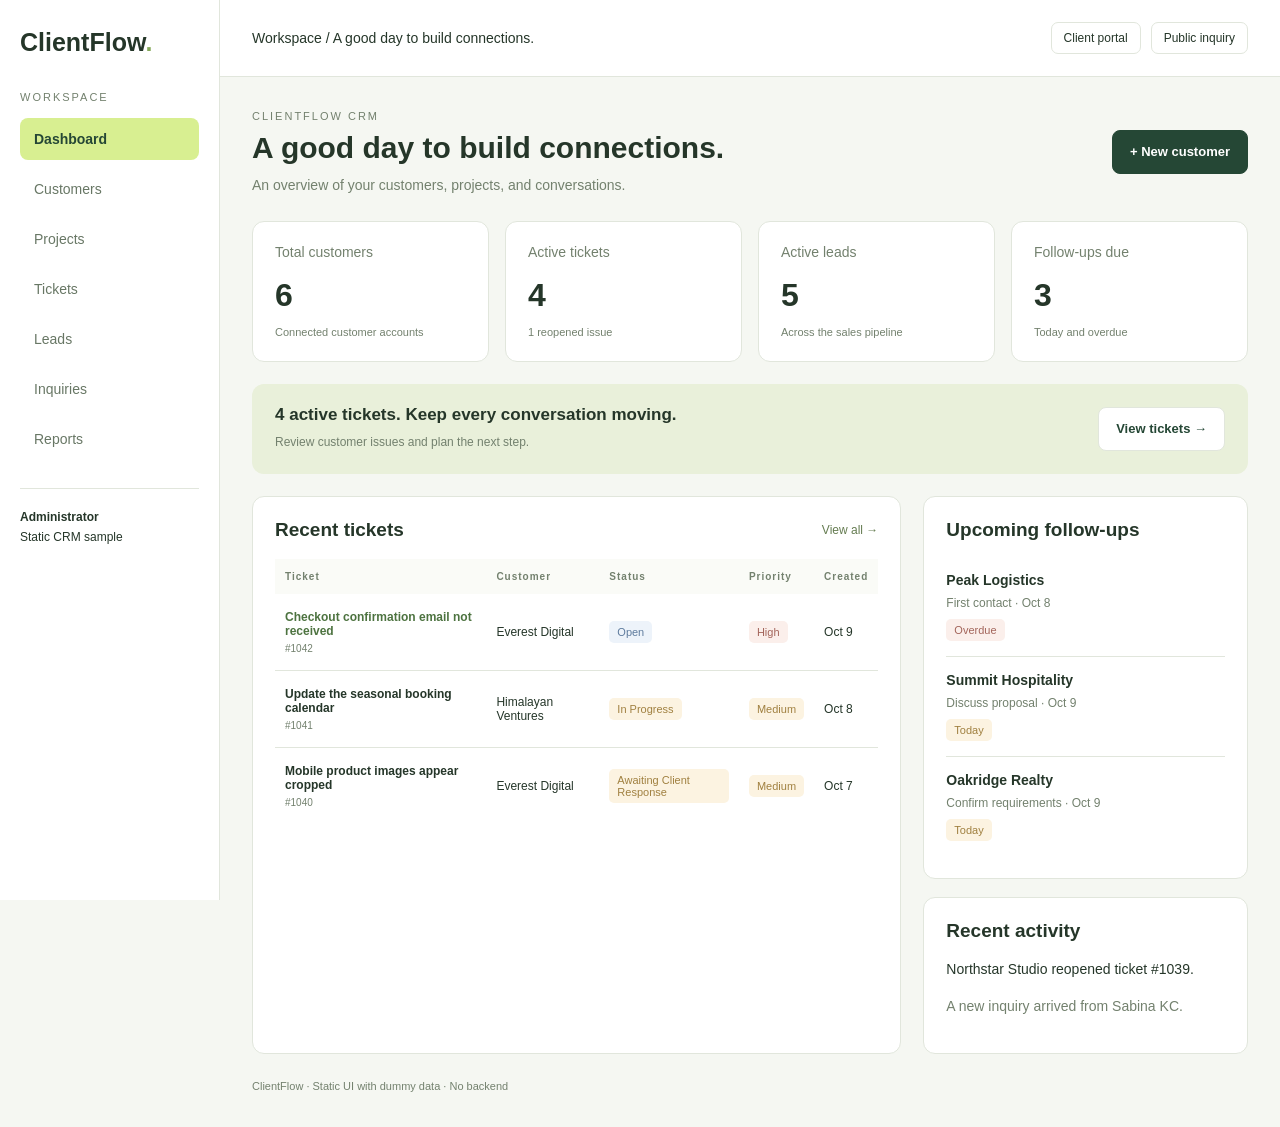
<file: index.html>
<!DOCTYPE html>
<html lang="en">
<head>
  <meta charset="UTF-8">
  <meta name="viewport" content="width=device-width, initial-scale=1.0">
  <title>A good day to build connections. | ClientFlow CRM</title>
  <link rel="stylesheet" href="styles.css">
</head>
<body>
  <!-- Shared navigation. All links open separate HTML pages. -->
  <aside class="sidebar">
    <a class="brand" href="index.html">ClientFlow<span>.</span></a>
    <p class="eyebrow">WORKSPACE</p>
    <nav aria-label="Main navigation">
          <a href="index.html" class="active">Dashboard</a>
          <a href="customers.html">Customers</a>
          <a href="projects.html">Projects</a>
          <a href="tickets.html">Tickets</a>
          <a href="leads.html">Leads</a>
          <a href="inquiries.html">Inquiries</a>
          <a href="reports.html">Reports</a>
    </nav>
    <p class="sidebar-note"><strong>Administrator</strong><br>Static CRM sample</p>
  </aside>
  <div class="page">
    <header class="topbar">
      <!-- The phone menu uses HTML details, so JavaScript is not needed. -->
      <details class="mobile-menu">
        <summary>☰ Menu</summary>
        <nav aria-label="Phone navigation">
          <a href="index.html" class="active">Dashboard</a>
          <a href="customers.html">Customers</a>
          <a href="projects.html">Projects</a>
          <a href="tickets.html">Tickets</a>
          <a href="leads.html">Leads</a>
          <a href="inquiries.html">Inquiries</a>
          <a href="reports.html">Reports</a>
        </nav>
      </details>
      <span>Workspace / A good day to build connections.</span>
      <div class="button-row">
        <a href="client-access.html">Client portal</a>
        <a href="inquiry.html">Public inquiry</a>
      </div>
    </header>
    <main>
      <div class="page-title">
        <div>
          <span class="eyebrow">CLIENTFLOW CRM</span>
          <h1>A good day to build connections.</h1>
          <p>An overview of your customers, projects, and conversations.</p>
        </div>
        <a class="button" href="new-customer.html">+ New customer</a>
      </div>
      <!-- Sample records are written directly below. Edit this HTML to change them. -->
      <div class="stats">
        <section class="stat"><span class="muted">Total customers</span><strong>6</strong><small>Connected customer accounts</small></section>
        <section class="stat"><span class="muted">Active tickets</span><strong>4</strong><small>1 reopened issue</small></section>
        <section class="stat"><span class="muted">Active leads</span><strong>5</strong><small>Across the sales pipeline</small></section>
        <section class="stat"><span class="muted">Follow-ups due</span><strong>3</strong><small>Today and overdue</small></section>
      </div>
      <section class="banner">
        <div><h2>4 active tickets. Keep every conversation moving.</h2><p>Review customer issues and plan the next step.</p></div>
        <a class="button secondary" href="tickets.html">View tickets →</a>
      </section>
      <div class="grid">
        <section class="card">
          <div class="card-heading"><h2>Recent tickets</h2><a href="tickets.html">View all →</a></div>
      <div class="table-wrap">
        <table>
          <thead><tr><th>Ticket</th><th>Customer</th><th>Status</th><th>Priority</th><th>Created</th></tr></thead>
          <tbody>
            <tr>
              <td data-label="Ticket"><a href="ticket-detail.html">Checkout confirmation email not received</a><small>#1042</small></td>
              <td data-label="Customer">Everest Digital</td>
              <td data-label="Status"><span class="badge blue">Open</span></td>
              <td data-label="Priority"><span class="badge red">High</span></td>
              <td data-label="Created">Oct 9</td>
            </tr>
            <tr>
              <td data-label="Ticket"><strong>Update the seasonal booking calendar</strong><small>#1041</small></td>
              <td data-label="Customer">Himalayan Ventures</td>
              <td data-label="Status"><span class="badge amber">In Progress</span></td>
              <td data-label="Priority"><span class="badge amber">Medium</span></td>
              <td data-label="Created">Oct 8</td>
            </tr>
            <tr>
              <td data-label="Ticket"><strong>Mobile product images appear cropped</strong><small>#1040</small></td>
              <td data-label="Customer">Everest Digital</td>
              <td data-label="Status"><span class="badge amber">Awaiting Client Response</span></td>
              <td data-label="Priority"><span class="badge amber">Medium</span></td>
              <td data-label="Created">Oct 7</td>
            </tr>
          </tbody>
        </table>
      </div>
        </section>
        <div class="stack">
          <section class="card">
            <h2>Upcoming follow-ups</h2>
            <div class="list-item"><strong>Peak Logistics</strong><p>First contact · Oct 8</p><span class="badge red">Overdue</span></div>
            <div class="list-item"><strong>Summit Hospitality</strong><p>Discuss proposal · Oct 9</p><span class="badge amber">Today</span></div>
            <div class="list-item"><strong>Oakridge Realty</strong><p>Confirm requirements · Oct 9</p><span class="badge amber">Today</span></div>
          </section>
          <section class="card"><h2>Recent activity</h2><p>Northstar Studio reopened ticket #1039.</p><p class="muted">A new inquiry arrived from Sabina KC.</p></section>
        </div>
      </div>
      <footer>ClientFlow · Static UI with dummy data · No backend</footer>
    </main>
  </div>
  <script src="app.js"></script>
</body>
</html>
</file>
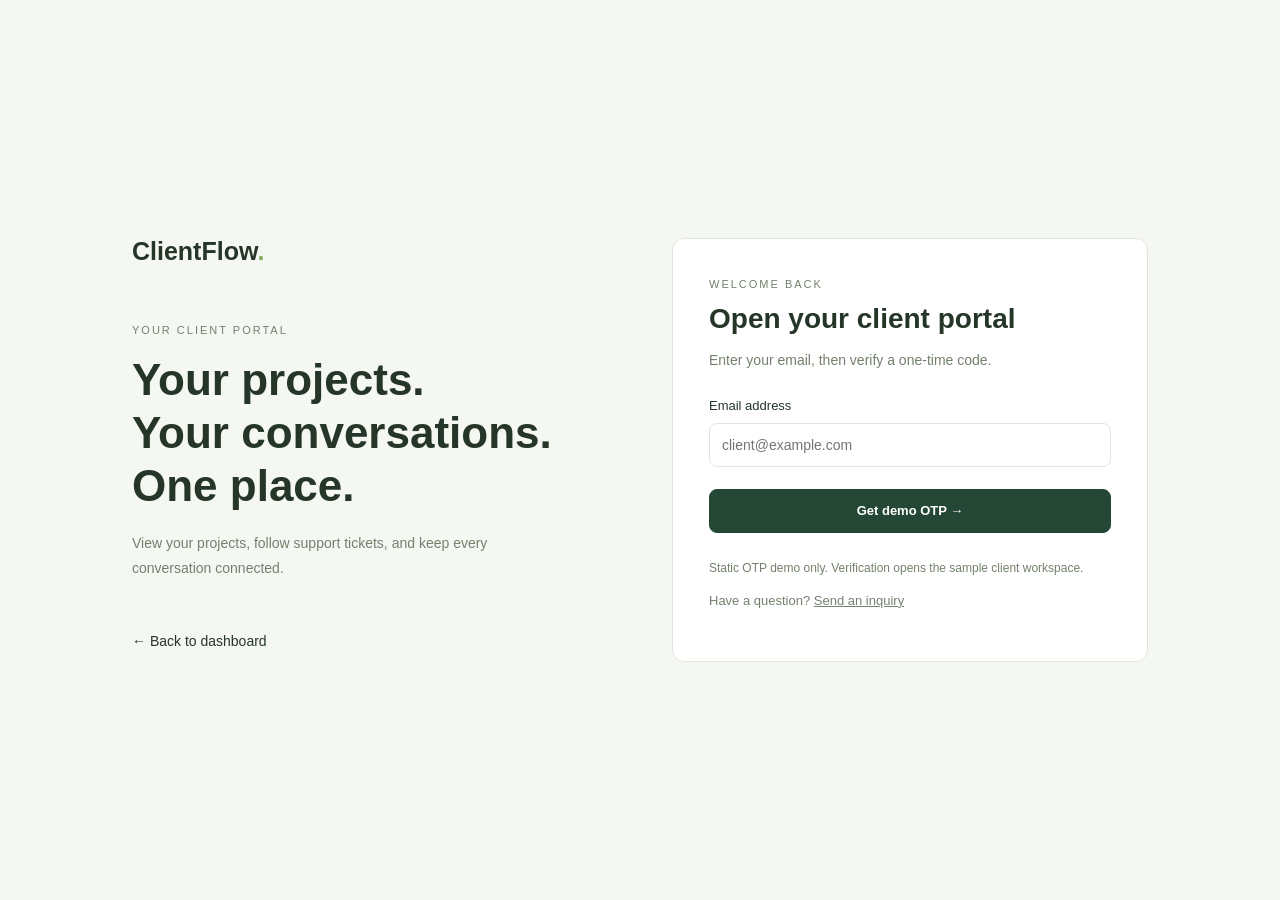
<file: client-access.html>
<!DOCTYPE html>
<html lang="en">
<head>
  <meta charset="UTF-8">
  <meta name="viewport" content="width=device-width, initial-scale=1.0">
  <title>Client access | ClientFlow CRM</title>
  <link rel="stylesheet" href="styles.css">
</head>
<body class="login-page">
  <main class="login-layout">
    <section class="login-intro">
      <a class="brand" href="index.html">ClientFlow<span>.</span></a>
      <span class="eyebrow">YOUR CLIENT PORTAL</span>
      <h1>Your projects.<br> Your conversations.<br> One place.</h1>
      <p>View your projects, follow support tickets, and keep every conversation connected.</p>
      <a class="login-back" href="index.html">← Back to dashboard</a>
    </section>
    <section class="card login-card" aria-labelledby="access-title">
      <span class="eyebrow">WELCOME BACK</span>
      <h2 id="access-title">Open your client portal</h2>
      <p>Enter your email, then verify a one-time code.</p>
      <!-- Static demo: no email is sent and no account is authenticated. -->
      <form id="email-form">
        <label for="client-email">Email address</label>
        <input id="client-email" type="email" autocomplete="email" placeholder="client@example.com" required>
        <button class="button" type="submit">Get demo OTP →</button>
      </form>
      <section id="otp-step" hidden aria-label="Verify OTP">
        <p id="otp-message" role="status"></p>
        <div class="demo-credentials"><strong>Demo OTP: <span id="demo-code"></span></strong><p>No email was sent. Use this code below. It expires in 2 minutes.</p></div>
        <form id="otp-form">
          <label for="otp-code">6-digit OTP</label>
          <input id="otp-code" type="text" inputmode="numeric" autocomplete="one-time-code" pattern="[0-9]{6}" minlength="6" maxlength="6" placeholder="Enter 6-digit code" required>
          <p id="otp-error" class="login-error" role="alert" hidden></p>
          <button class="button" type="submit">Verify and open demo portal →</button>
        </form>
        <button class="button secondary" id="change-email" type="button">Change email / get a new code</button>
      </section>
      <p class="form-note">Static OTP demo only. Verification opens the sample client workspace.</p>
      <p class="login-help">Have a question? <a href="inquiry.html">Send an inquiry</a></p>
    </section>
  </main>
  <script src="otp.js"></script>
</body>
</html>
</file>
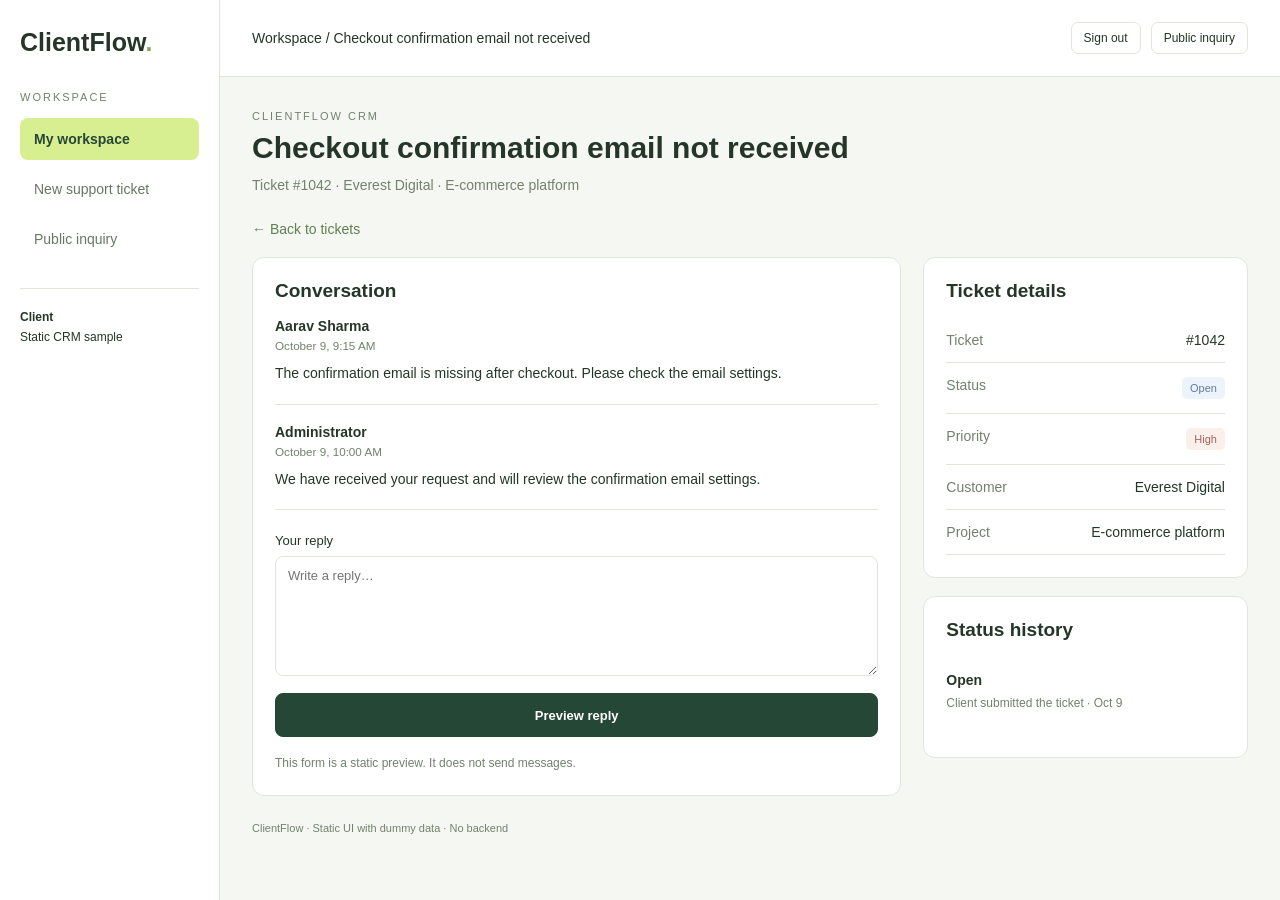
<file: client-ticket.html>
<!DOCTYPE html>
<html lang="en">
<head>
  <meta charset="UTF-8">
  <meta name="viewport" content="width=device-width, initial-scale=1.0">
  <title>Checkout confirmation email not received | ClientFlow CRM</title>
  <link rel="stylesheet" href="styles.css">
</head>
<body>
  <!-- Shared navigation. All links open separate HTML pages. -->
  <aside class="sidebar">
    <a class="brand" href="index.html">ClientFlow<span>.</span></a>
    <p class="eyebrow">WORKSPACE</p>
    <nav aria-label="Main navigation">
          <a href="client.html" class="active">My workspace</a>
          <a href="new-ticket.html">New support ticket</a>
          <a href="inquiry.html">Public inquiry</a>
    </nav>
    <p class="sidebar-note"><strong>Client</strong><br>Static CRM sample</p>
  </aside>
  <div class="page">
    <header class="topbar">
      <!-- The phone menu uses HTML details, so JavaScript is not needed. -->
      <details class="mobile-menu">
        <summary>☰ Menu</summary>
        <nav aria-label="Phone navigation">
          <a href="client.html" class="active">My workspace</a>
          <a href="new-ticket.html">New support ticket</a>
          <a href="inquiry.html">Public inquiry</a>
        </nav>
      </details>
      <span>Workspace / Checkout confirmation email not received</span>
      <div class="button-row">
        <a href="client-access.html">Sign out</a>
        <a href="inquiry.html">Public inquiry</a>
      </div>
    </header>
    <main>
      <div class="page-title">
        <div>
          <span class="eyebrow">CLIENTFLOW CRM</span>
          <h1>Checkout confirmation email not received</h1>
          <p>Ticket #1042 · Everest Digital · E-commerce platform</p>
        </div>
        
      </div>
      <!-- Sample records are written directly below. Edit this HTML to change them. -->
      <a class="back-link" href="client.html">← Back to tickets</a>
      <div class="grid">
        <section class="card">
          <h2>Conversation</h2>
          <article class="message"><strong>Aarav Sharma</strong><small>October 9, 9:15 AM</small><p>The confirmation email is missing after checkout. Please check the email settings.</p></article>
          <article class="message"><strong>Administrator</strong><small>October 9, 10:00 AM</small><p>We have received your request and will review the confirmation email settings.</p></article>

          <form class="demo-form reply-form">
            <label>Your reply<textarea required placeholder="Write a reply…"></textarea></label>

            <button class="button" type="submit">Preview reply</button>
            <p class="form-note">This form is a static preview. It does not send messages.</p>
            <p class="notice" hidden tabindex="-1">This is a static form preview. No data was sent or saved.</p>
          </form>
        </section>
        <div class="stack">
          <section class="card"><h2>Ticket details</h2><dl class="details"><div><dt>Ticket</dt><dd>#1042</dd></div><div><dt>Status</dt><dd><span class="badge blue">Open</span></dd></div><div><dt>Priority</dt><dd><span class="badge red">High</span></dd></div><div><dt>Customer</dt><dd>Everest Digital</dd></div><div><dt>Project</dt><dd>E-commerce platform</dd></div></dl></section>
          <section class="card"><h2>Status history</h2><div class="list-item"><strong>Open</strong><p>Client submitted the ticket · Oct 9</p></div></section>
        </div>
      </div>
      <footer>ClientFlow · Static UI with dummy data · No backend</footer>
    </main>
  </div>
  <script src="app.js"></script>
</body>
</html>
</file>
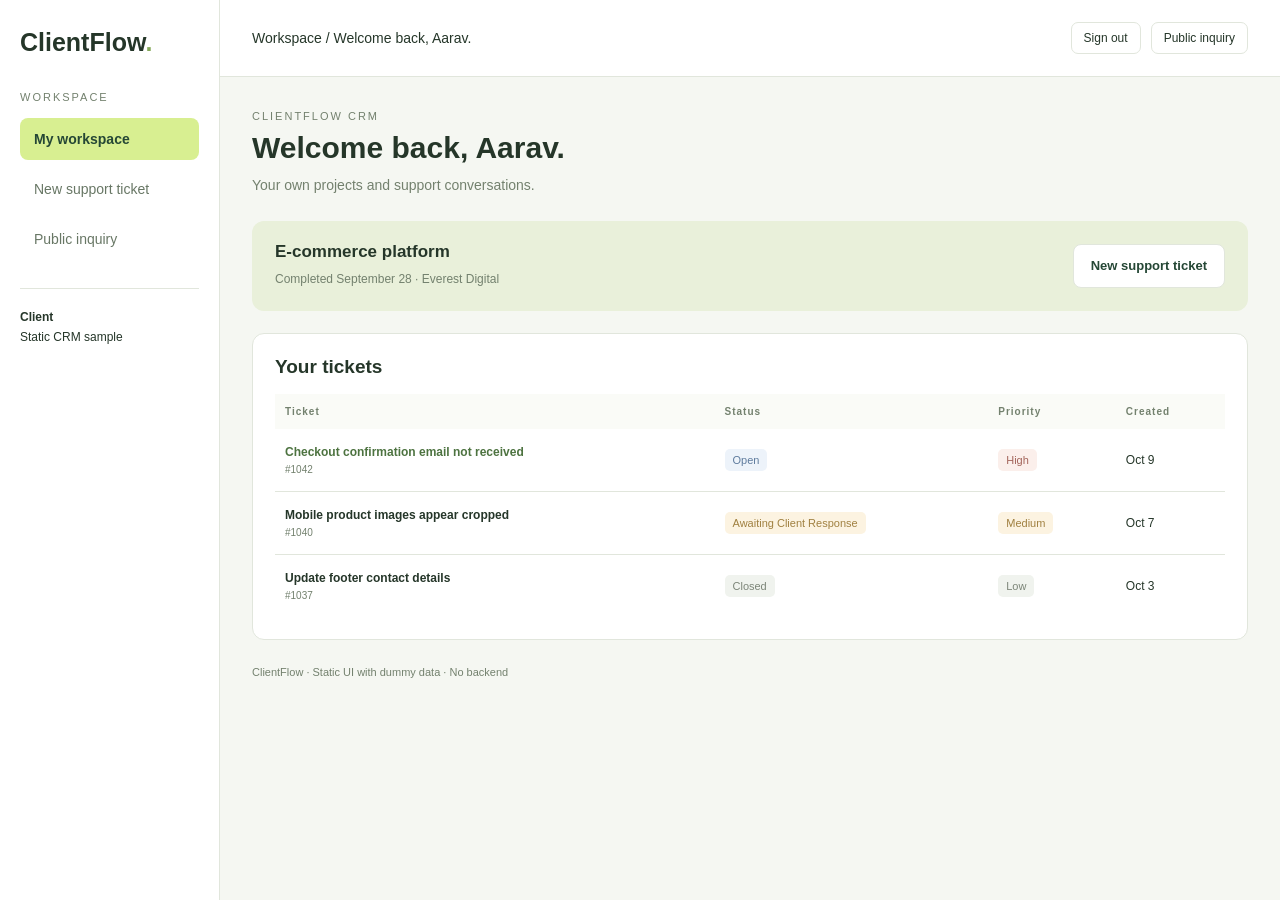
<file: client.html>
<!DOCTYPE html>
<html lang="en">
<head>
  <meta charset="UTF-8">
  <meta name="viewport" content="width=device-width, initial-scale=1.0">
  <title>Welcome back, Aarav. | ClientFlow CRM</title>
  <link rel="stylesheet" href="styles.css">
</head>
<body>
  <!-- Shared navigation. All links open separate HTML pages. -->
  <aside class="sidebar">
    <a class="brand" href="index.html">ClientFlow<span>.</span></a>
    <p class="eyebrow">WORKSPACE</p>
    <nav aria-label="Main navigation">
          <a href="client.html" class="active">My workspace</a>
          <a href="new-ticket.html">New support ticket</a>
          <a href="inquiry.html">Public inquiry</a>
    </nav>
    <p class="sidebar-note"><strong>Client</strong><br>Static CRM sample</p>
  </aside>
  <div class="page">
    <header class="topbar">
      <!-- The phone menu uses HTML details, so JavaScript is not needed. -->
      <details class="mobile-menu">
        <summary>☰ Menu</summary>
        <nav aria-label="Phone navigation">
          <a href="client.html" class="active">My workspace</a>
          <a href="new-ticket.html">New support ticket</a>
          <a href="inquiry.html">Public inquiry</a>
        </nav>
      </details>
      <span>Workspace / Welcome back, Aarav.</span>
      <div class="button-row">
        <a href="client-access.html">Sign out</a>
        <a href="inquiry.html">Public inquiry</a>
      </div>
    </header>
    <main>
      <div class="page-title">
        <div>
          <span class="eyebrow">CLIENTFLOW CRM</span>
          <h1>Welcome back, Aarav.</h1>
          <p>Your own projects and support conversations.</p>
        </div>
        
      </div>
      <!-- Sample records are written directly below. Edit this HTML to change them. -->
      <section class="banner"><div><h2>E-commerce platform</h2><p>Completed September 28 · Everest Digital</p></div><a class="button secondary" href="new-ticket.html">New support ticket</a></section>
      <section class="card"><h2>Your tickets</h2>
      <div class="table-wrap">
        <table>
          <thead><tr><th>Ticket</th><th>Status</th><th>Priority</th><th>Created</th></tr></thead>
          <tbody>
            <tr>
              <td data-label="Ticket"><a href="client-ticket.html">Checkout confirmation email not received</a><small>#1042</small></td>
              <td data-label="Status"><span class="badge blue">Open</span></td>
              <td data-label="Priority"><span class="badge red">High</span></td>
              <td data-label="Created">Oct 9</td>
            </tr>
            <tr>
              <td data-label="Ticket"><strong>Mobile product images appear cropped</strong><small>#1040</small></td>
              <td data-label="Status"><span class="badge amber">Awaiting Client Response</span></td>
              <td data-label="Priority"><span class="badge amber">Medium</span></td>
              <td data-label="Created">Oct 7</td>
            </tr>
            <tr>
              <td data-label="Ticket"><strong>Update footer contact details</strong><small>#1037</small></td>
              <td data-label="Status"><span class="badge gray">Closed</span></td>
              <td data-label="Priority"><span class="badge gray">Low</span></td>
              <td data-label="Created">Oct 3</td>
            </tr>
          </tbody>
        </table>
      </div>
      </section>
      <footer>ClientFlow · Static UI with dummy data · No backend</footer>
    </main>
  </div>
  <script src="app.js"></script>
</body>
</html>
</file>
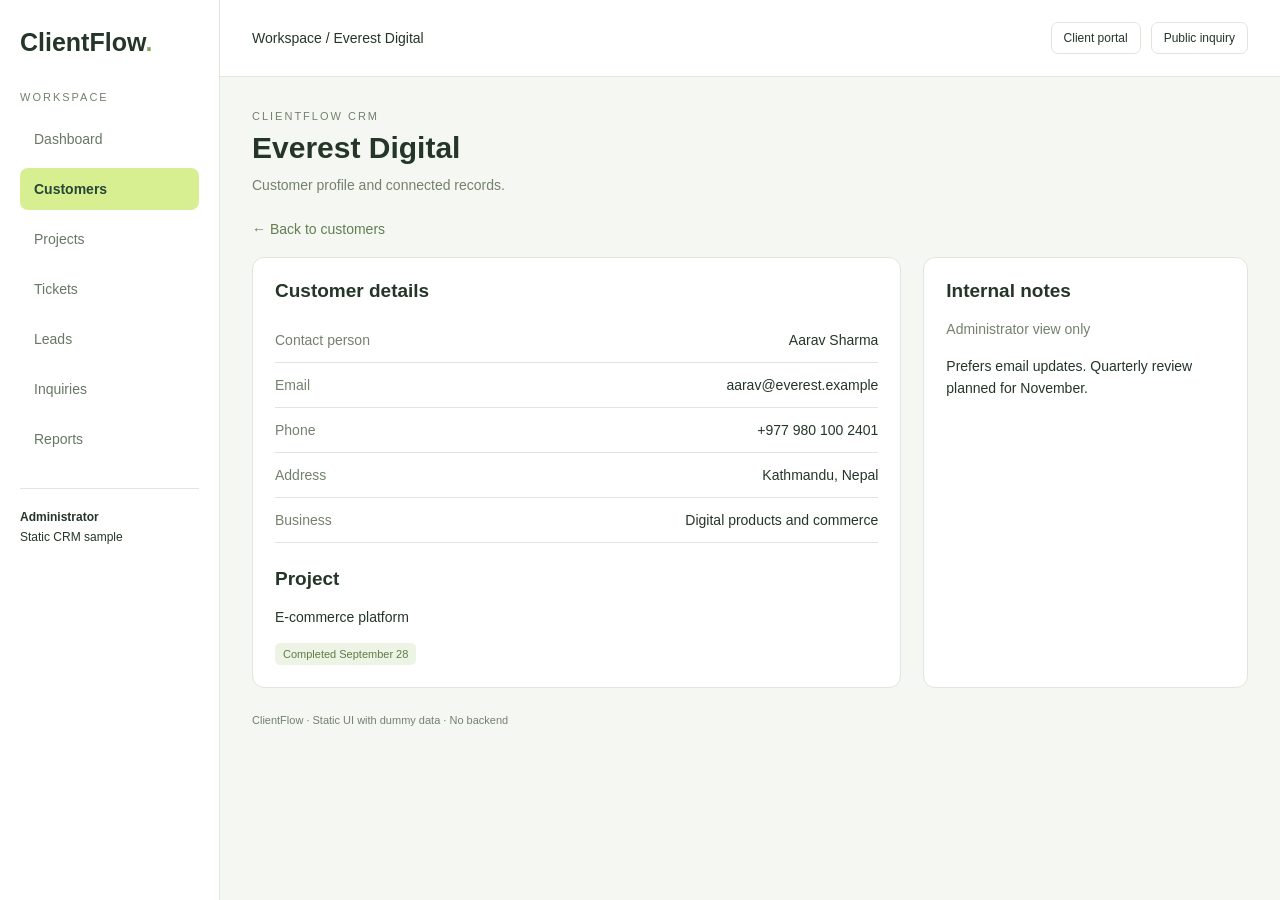
<file: customer-detail.html>
<!DOCTYPE html>
<html lang="en">
<head>
  <meta charset="UTF-8">
  <meta name="viewport" content="width=device-width, initial-scale=1.0">
  <title>Everest Digital | ClientFlow CRM</title>
  <link rel="stylesheet" href="styles.css">
</head>
<body>
  <!-- Shared navigation. All links open separate HTML pages. -->
  <aside class="sidebar">
    <a class="brand" href="index.html">ClientFlow<span>.</span></a>
    <p class="eyebrow">WORKSPACE</p>
    <nav aria-label="Main navigation">
          <a href="index.html">Dashboard</a>
          <a href="customers.html" class="active">Customers</a>
          <a href="projects.html">Projects</a>
          <a href="tickets.html">Tickets</a>
          <a href="leads.html">Leads</a>
          <a href="inquiries.html">Inquiries</a>
          <a href="reports.html">Reports</a>
    </nav>
    <p class="sidebar-note"><strong>Administrator</strong><br>Static CRM sample</p>
  </aside>
  <div class="page">
    <header class="topbar">
      <!-- The phone menu uses HTML details, so JavaScript is not needed. -->
      <details class="mobile-menu">
        <summary>☰ Menu</summary>
        <nav aria-label="Phone navigation">
          <a href="index.html">Dashboard</a>
          <a href="customers.html" class="active">Customers</a>
          <a href="projects.html">Projects</a>
          <a href="tickets.html">Tickets</a>
          <a href="leads.html">Leads</a>
          <a href="inquiries.html">Inquiries</a>
          <a href="reports.html">Reports</a>
        </nav>
      </details>
      <span>Workspace / Everest Digital</span>
      <div class="button-row">
        <a href="client-access.html">Client portal</a>
        <a href="inquiry.html">Public inquiry</a>
      </div>
    </header>
    <main>
      <div class="page-title">
        <div>
          <span class="eyebrow">CLIENTFLOW CRM</span>
          <h1>Everest Digital</h1>
          <p>Customer profile and connected records.</p>
        </div>
        
      </div>
      <!-- Sample records are written directly below. Edit this HTML to change them. -->
      <a class="back-link" href="customers.html">← Back to customers</a>
      <div class="grid">
        <section class="card">
          <h2>Customer details</h2>
          <dl class="details">
            <div><dt>Contact person</dt><dd>Aarav Sharma</dd></div>
            <div><dt>Email</dt><dd>aarav@everest.example</dd></div>
            <div><dt>Phone</dt><dd>+977 980 100 2401</dd></div>
            <div><dt>Address</dt><dd>Kathmandu, Nepal</dd></div>
            <div><dt>Business</dt><dd>Digital products and commerce</dd></div>
          </dl>
          <h2 style="margin-top:25px">Project</h2>
          <p>E-commerce platform</p><span class="badge">Completed September 28</span>
        </section>
        <section class="card"><h2>Internal notes</h2><p class="muted">Administrator view only</p><p>Prefers email updates. Quarterly review planned for November.</p></section>
      </div>
      <footer>ClientFlow · Static UI with dummy data · No backend</footer>
    </main>
  </div>
  <script src="app.js"></script>
</body>
</html>
</file>
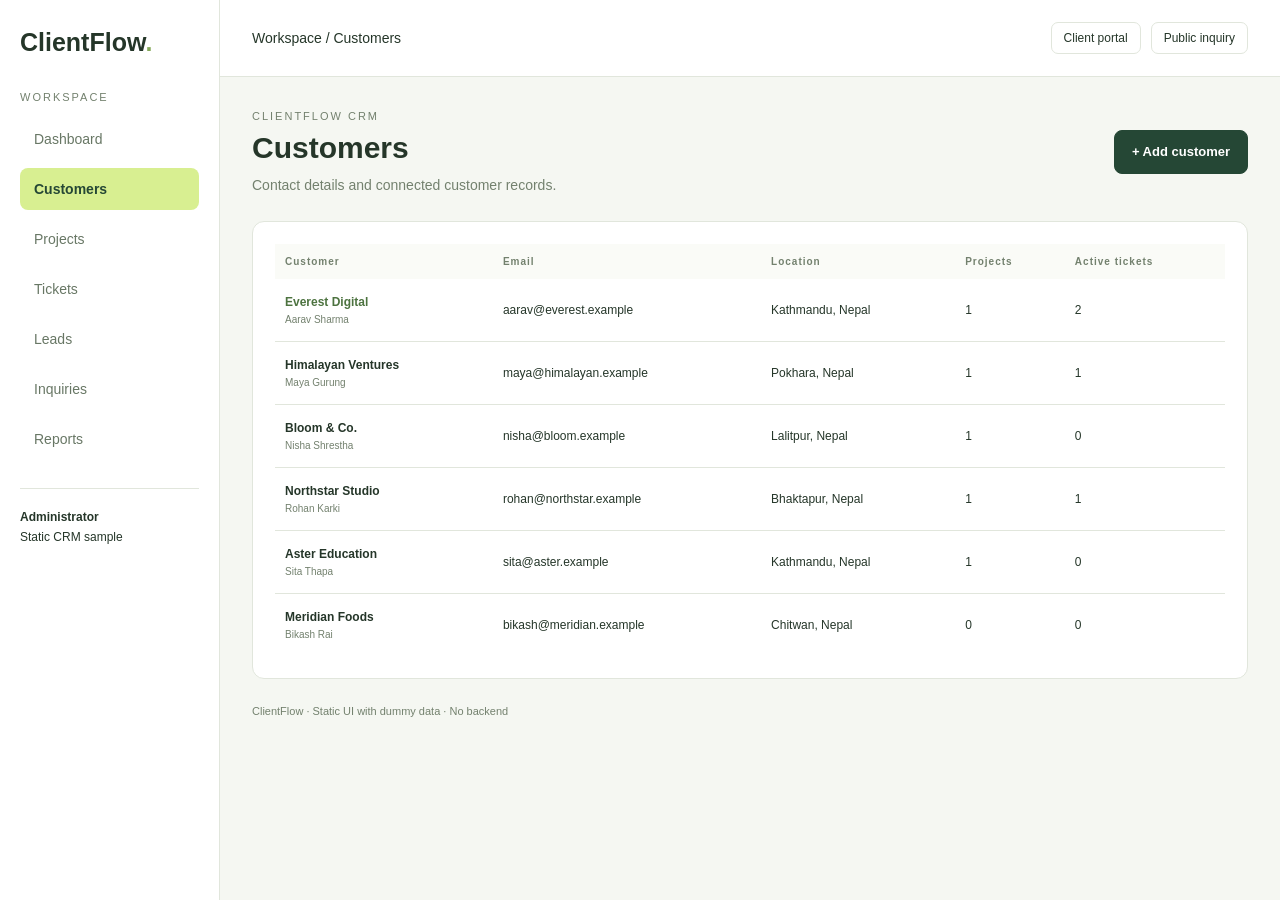
<file: customers.html>
<!DOCTYPE html>
<html lang="en">
<head>
  <meta charset="UTF-8">
  <meta name="viewport" content="width=device-width, initial-scale=1.0">
  <title>Customers | ClientFlow CRM</title>
  <link rel="stylesheet" href="styles.css">
</head>
<body>
  <!-- Shared navigation. All links open separate HTML pages. -->
  <aside class="sidebar">
    <a class="brand" href="index.html">ClientFlow<span>.</span></a>
    <p class="eyebrow">WORKSPACE</p>
    <nav aria-label="Main navigation">
          <a href="index.html">Dashboard</a>
          <a href="customers.html" class="active">Customers</a>
          <a href="projects.html">Projects</a>
          <a href="tickets.html">Tickets</a>
          <a href="leads.html">Leads</a>
          <a href="inquiries.html">Inquiries</a>
          <a href="reports.html">Reports</a>
    </nav>
    <p class="sidebar-note"><strong>Administrator</strong><br>Static CRM sample</p>
  </aside>
  <div class="page">
    <header class="topbar">
      <!-- The phone menu uses HTML details, so JavaScript is not needed. -->
      <details class="mobile-menu">
        <summary>☰ Menu</summary>
        <nav aria-label="Phone navigation">
          <a href="index.html">Dashboard</a>
          <a href="customers.html" class="active">Customers</a>
          <a href="projects.html">Projects</a>
          <a href="tickets.html">Tickets</a>
          <a href="leads.html">Leads</a>
          <a href="inquiries.html">Inquiries</a>
          <a href="reports.html">Reports</a>
        </nav>
      </details>
      <span>Workspace / Customers</span>
      <div class="button-row">
        <a href="client-access.html">Client portal</a>
        <a href="inquiry.html">Public inquiry</a>
      </div>
    </header>
    <main>
      <div class="page-title">
        <div>
          <span class="eyebrow">CLIENTFLOW CRM</span>
          <h1>Customers</h1>
          <p>Contact details and connected customer records.</p>
        </div>
        <a class="button" href="new-customer.html">+ Add customer</a>
      </div>
      <!-- Sample records are written directly below. Edit this HTML to change them. -->
      <section class="card">
      <div class="table-wrap">
        <table>
          <thead><tr><th>Customer</th><th>Email</th><th>Location</th><th>Projects</th><th>Active tickets</th></tr></thead>
          <tbody>
            <tr>
              <td data-label="Customer"><a href="customer-detail.html">Everest Digital</a><small>Aarav Sharma</small></td>
              <td data-label="Email">aarav@everest.example</td>
              <td data-label="Location">Kathmandu, Nepal</td>
              <td data-label="Projects">1</td>
              <td data-label="Active tickets">2</td>
            </tr>
            <tr>
              <td data-label="Customer"><strong>Himalayan Ventures</strong><small>Maya Gurung</small></td>
              <td data-label="Email">maya@himalayan.example</td>
              <td data-label="Location">Pokhara, Nepal</td>
              <td data-label="Projects">1</td>
              <td data-label="Active tickets">1</td>
            </tr>
            <tr>
              <td data-label="Customer"><strong>Bloom &amp; Co.</strong><small>Nisha Shrestha</small></td>
              <td data-label="Email">nisha@bloom.example</td>
              <td data-label="Location">Lalitpur, Nepal</td>
              <td data-label="Projects">1</td>
              <td data-label="Active tickets">0</td>
            </tr>
            <tr>
              <td data-label="Customer"><strong>Northstar Studio</strong><small>Rohan Karki</small></td>
              <td data-label="Email">rohan@northstar.example</td>
              <td data-label="Location">Bhaktapur, Nepal</td>
              <td data-label="Projects">1</td>
              <td data-label="Active tickets">1</td>
            </tr>
            <tr>
              <td data-label="Customer"><strong>Aster Education</strong><small>Sita Thapa</small></td>
              <td data-label="Email">sita@aster.example</td>
              <td data-label="Location">Kathmandu, Nepal</td>
              <td data-label="Projects">1</td>
              <td data-label="Active tickets">0</td>
            </tr>
            <tr>
              <td data-label="Customer"><strong>Meridian Foods</strong><small>Bikash Rai</small></td>
              <td data-label="Email">bikash@meridian.example</td>
              <td data-label="Location">Chitwan, Nepal</td>
              <td data-label="Projects">0</td>
              <td data-label="Active tickets">0</td>
            </tr>
          </tbody>
        </table>
      </div>
      </section>
      <footer>ClientFlow · Static UI with dummy data · No backend</footer>
    </main>
  </div>
  <script src="app.js"></script>
</body>
</html>
</file>
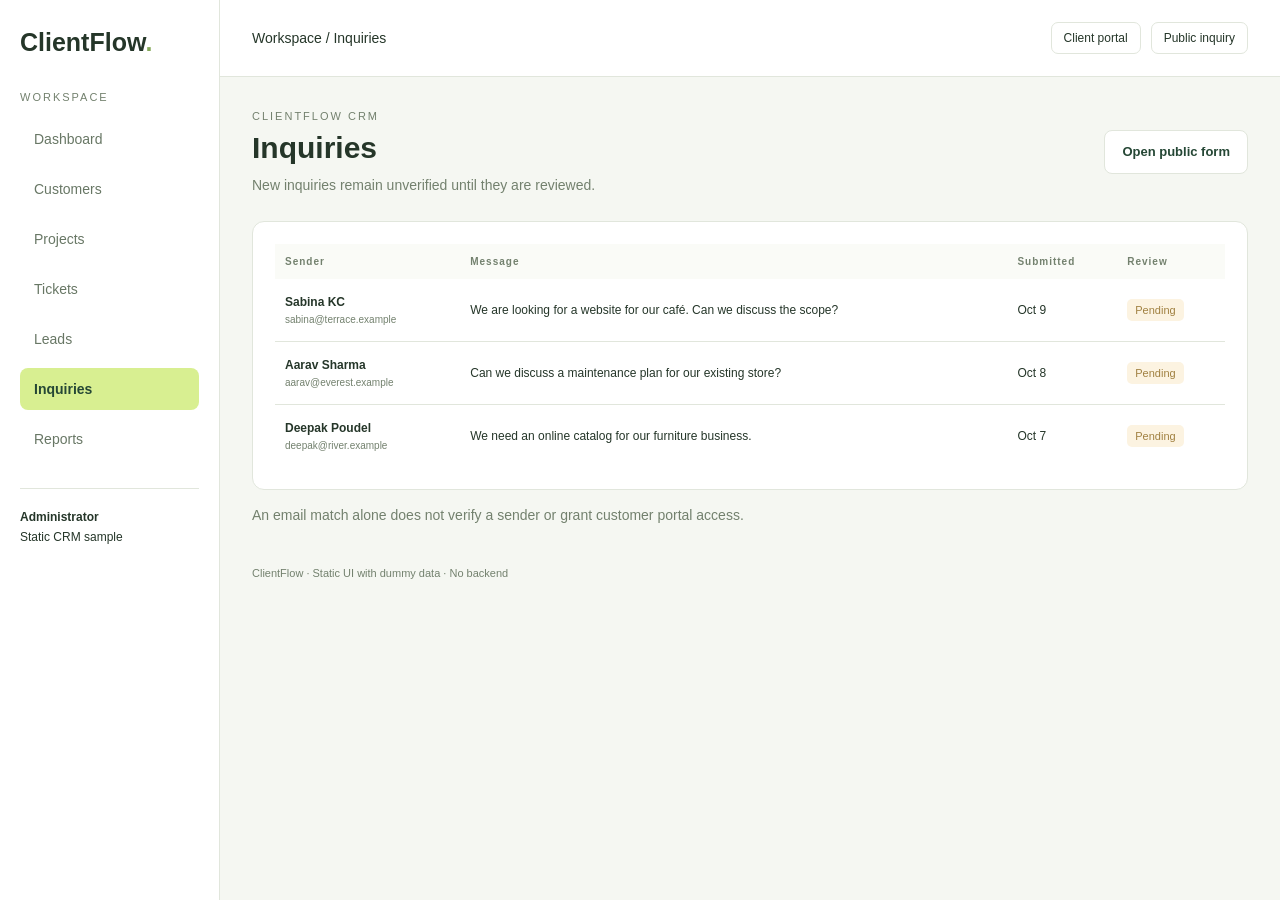
<file: inquiries.html>
<!DOCTYPE html>
<html lang="en">
<head>
  <meta charset="UTF-8">
  <meta name="viewport" content="width=device-width, initial-scale=1.0">
  <title>Inquiries | ClientFlow CRM</title>
  <link rel="stylesheet" href="styles.css">
</head>
<body>
  <!-- Shared navigation. All links open separate HTML pages. -->
  <aside class="sidebar">
    <a class="brand" href="index.html">ClientFlow<span>.</span></a>
    <p class="eyebrow">WORKSPACE</p>
    <nav aria-label="Main navigation">
          <a href="index.html">Dashboard</a>
          <a href="customers.html">Customers</a>
          <a href="projects.html">Projects</a>
          <a href="tickets.html">Tickets</a>
          <a href="leads.html">Leads</a>
          <a href="inquiries.html" class="active">Inquiries</a>
          <a href="reports.html">Reports</a>
    </nav>
    <p class="sidebar-note"><strong>Administrator</strong><br>Static CRM sample</p>
  </aside>
  <div class="page">
    <header class="topbar">
      <!-- The phone menu uses HTML details, so JavaScript is not needed. -->
      <details class="mobile-menu">
        <summary>☰ Menu</summary>
        <nav aria-label="Phone navigation">
          <a href="index.html">Dashboard</a>
          <a href="customers.html">Customers</a>
          <a href="projects.html">Projects</a>
          <a href="tickets.html">Tickets</a>
          <a href="leads.html">Leads</a>
          <a href="inquiries.html" class="active">Inquiries</a>
          <a href="reports.html">Reports</a>
        </nav>
      </details>
      <span>Workspace / Inquiries</span>
      <div class="button-row">
        <a href="client-access.html">Client portal</a>
        <a href="inquiry.html">Public inquiry</a>
      </div>
    </header>
    <main>
      <div class="page-title">
        <div>
          <span class="eyebrow">CLIENTFLOW CRM</span>
          <h1>Inquiries</h1>
          <p>New inquiries remain unverified until they are reviewed.</p>
        </div>
        <a class="button secondary" href="inquiry.html">Open public form</a>
      </div>
      <!-- Sample records are written directly below. Edit this HTML to change them. -->
      <section class="card">
      <div class="table-wrap">
        <table>
          <thead><tr><th>Sender</th><th>Message</th><th>Submitted</th><th>Review</th></tr></thead>
          <tbody>
            <tr>
              <td data-label="Sender"><strong>Sabina KC</strong><small>sabina@terrace.example</small></td>
              <td data-label="Message">We are looking for a website for our café. Can we discuss the scope?</td>
              <td data-label="Submitted">Oct 9</td>
              <td data-label="Review"><span class="badge amber">Pending</span></td>
            </tr>
            <tr>
              <td data-label="Sender"><strong>Aarav Sharma</strong><small>aarav@everest.example</small></td>
              <td data-label="Message">Can we discuss a maintenance plan for our existing store?</td>
              <td data-label="Submitted">Oct 8</td>
              <td data-label="Review"><span class="badge amber">Pending</span></td>
            </tr>
            <tr>
              <td data-label="Sender"><strong>Deepak Poudel</strong><small>deepak@river.example</small></td>
              <td data-label="Message">We need an online catalog for our furniture business.</td>
              <td data-label="Submitted">Oct 7</td>
              <td data-label="Review"><span class="badge amber">Pending</span></td>
            </tr>
          </tbody>
        </table>
      </div>
      </section>
      <p class="muted">An email match alone does not verify a sender or grant customer portal access.</p>
      <footer>ClientFlow · Static UI with dummy data · No backend</footer>
    </main>
  </div>
  <script src="app.js"></script>
</body>
</html>
</file>
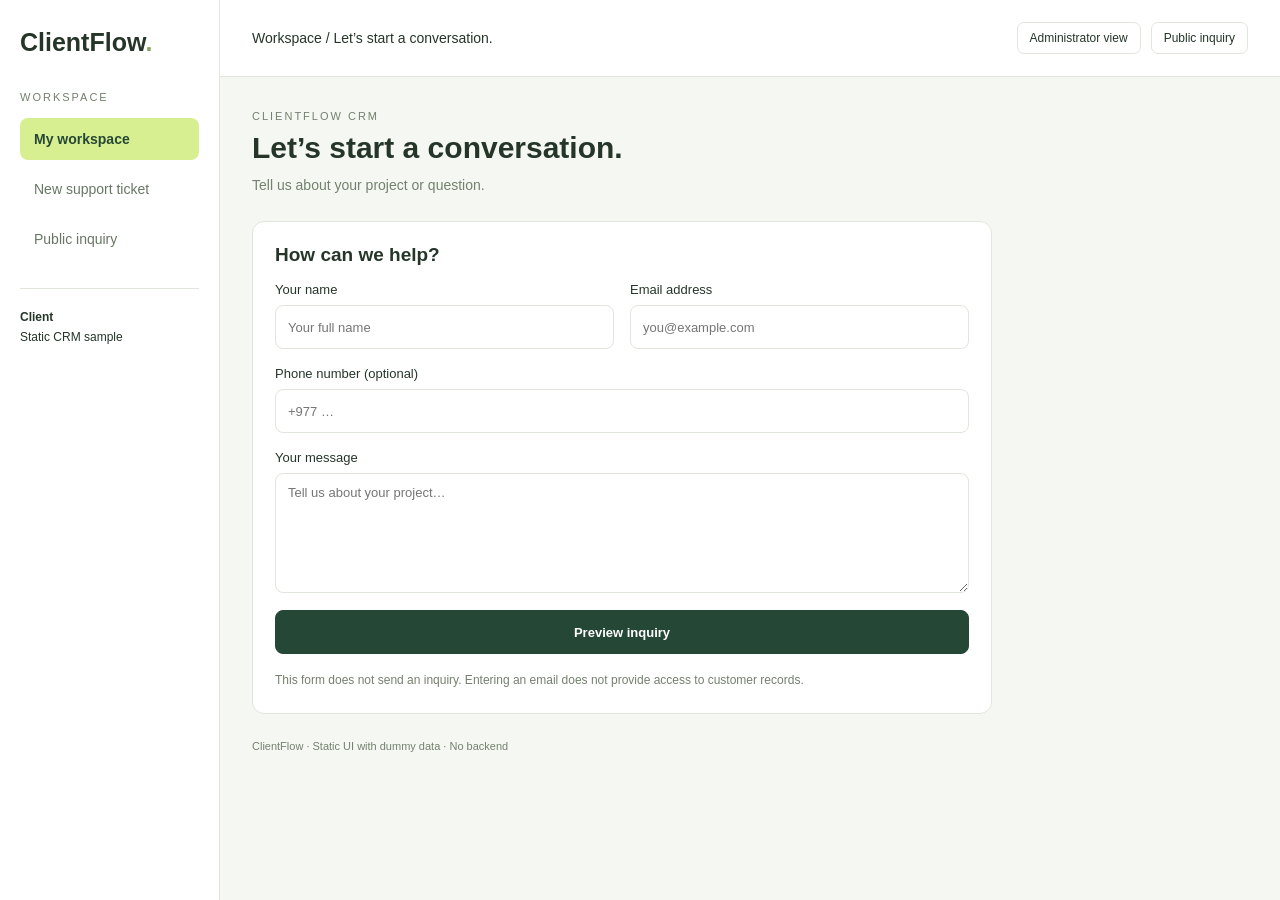
<file: inquiry.html>
<!DOCTYPE html>
<html lang="en">
<head>
  <meta charset="UTF-8">
  <meta name="viewport" content="width=device-width, initial-scale=1.0">
  <title>Let’s start a conversation. | ClientFlow CRM</title>
  <link rel="stylesheet" href="styles.css">
</head>
<body>
  <!-- Shared navigation. All links open separate HTML pages. -->
  <aside class="sidebar">
    <a class="brand" href="index.html">ClientFlow<span>.</span></a>
    <p class="eyebrow">WORKSPACE</p>
    <nav aria-label="Main navigation">
          <a href="client.html" class="active">My workspace</a>
          <a href="new-ticket.html">New support ticket</a>
          <a href="inquiry.html">Public inquiry</a>
    </nav>
    <p class="sidebar-note"><strong>Client</strong><br>Static CRM sample</p>
  </aside>
  <div class="page">
    <header class="topbar">
      <!-- The phone menu uses HTML details, so JavaScript is not needed. -->
      <details class="mobile-menu">
        <summary>☰ Menu</summary>
        <nav aria-label="Phone navigation">
          <a href="client.html" class="active">My workspace</a>
          <a href="new-ticket.html">New support ticket</a>
          <a href="inquiry.html">Public inquiry</a>
        </nav>
      </details>
      <span>Workspace / Let’s start a conversation.</span>
      <div class="button-row">
        <a href="index.html">Administrator view</a>
        <a href="inquiry.html">Public inquiry</a>
      </div>
    </header>
    <main>
      <div class="page-title">
        <div>
          <span class="eyebrow">CLIENTFLOW CRM</span>
          <h1>Let’s start a conversation.</h1>
          <p>Tell us about your project or question.</p>
        </div>
        
      </div>
      <!-- Sample records are written directly below. Edit this HTML to change them. -->
      <section class="card form-card">
        <h2>How can we help?</h2>
        <form class="demo-form">
          <div class="form-columns"><label>Your name<input required type="text" name="name" placeholder="Your full name"></label><label>Email address<input required type="email" name="email" placeholder="you@example.com"></label></div>
          <label>Phone number (optional)<input type="tel" name="phone" placeholder="+977 …"></label>
          <label>Your message<textarea required name="message" placeholder="Tell us about your project…"></textarea></label>
          <button class="button" type="submit">Preview inquiry</button>
          <p class="form-note">This form does not send an inquiry. Entering an email does not provide access to customer records.</p>
          <p class="notice" hidden tabindex="-1">This is a static form preview. No data was sent or saved.</p>
        </form>
      </section>
      <footer>ClientFlow · Static UI with dummy data · No backend</footer>
    </main>
  </div>
  <script src="app.js"></script>
</body>
</html>
</file>
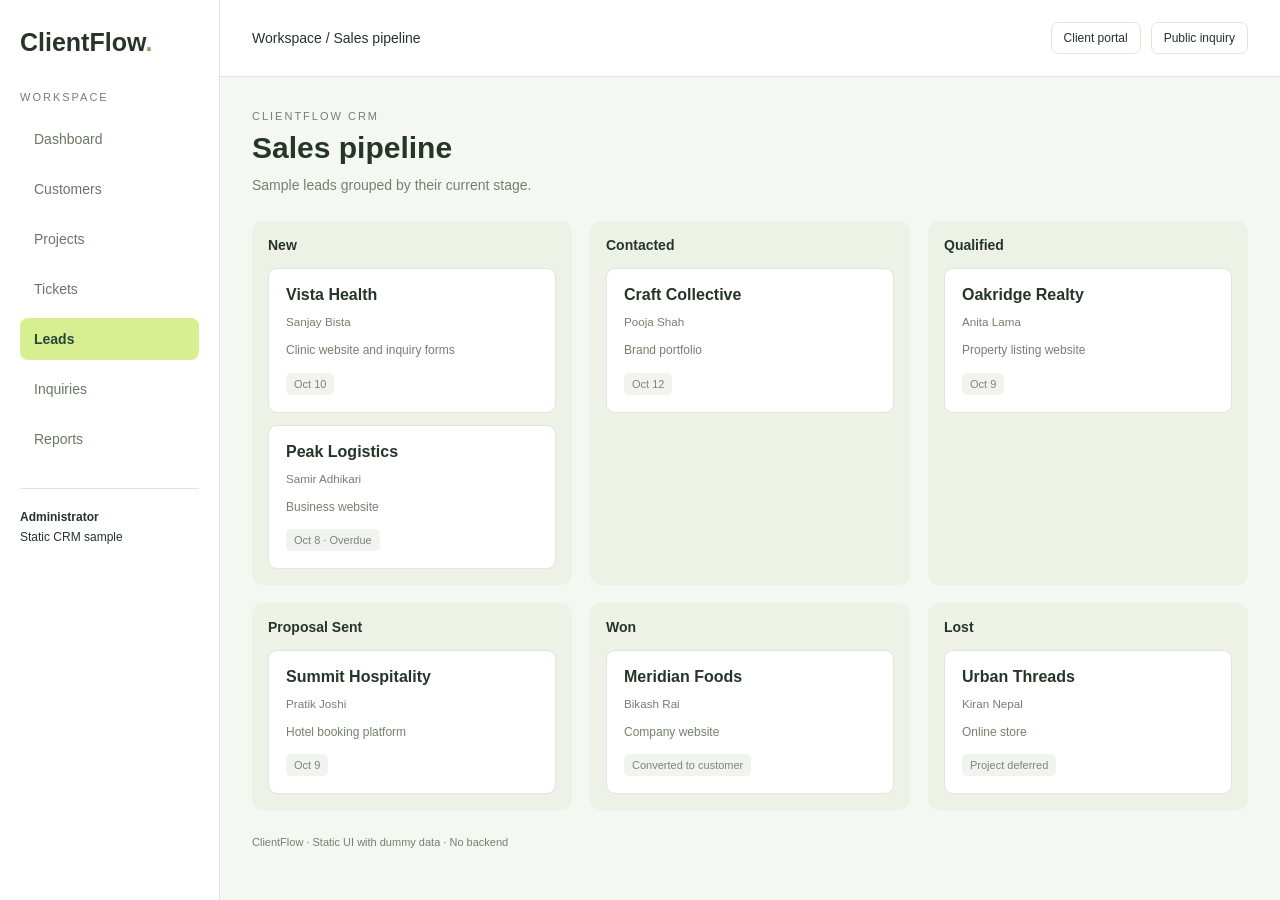
<file: leads.html>
<!DOCTYPE html>
<html lang="en">
<head>
  <meta charset="UTF-8">
  <meta name="viewport" content="width=device-width, initial-scale=1.0">
  <title>Sales pipeline | ClientFlow CRM</title>
  <link rel="stylesheet" href="styles.css">
</head>
<body>
  <!-- Shared navigation. All links open separate HTML pages. -->
  <aside class="sidebar">
    <a class="brand" href="index.html">ClientFlow<span>.</span></a>
    <p class="eyebrow">WORKSPACE</p>
    <nav aria-label="Main navigation">
          <a href="index.html">Dashboard</a>
          <a href="customers.html">Customers</a>
          <a href="projects.html">Projects</a>
          <a href="tickets.html">Tickets</a>
          <a href="leads.html" class="active">Leads</a>
          <a href="inquiries.html">Inquiries</a>
          <a href="reports.html">Reports</a>
    </nav>
    <p class="sidebar-note"><strong>Administrator</strong><br>Static CRM sample</p>
  </aside>
  <div class="page">
    <header class="topbar">
      <!-- The phone menu uses HTML details, so JavaScript is not needed. -->
      <details class="mobile-menu">
        <summary>☰ Menu</summary>
        <nav aria-label="Phone navigation">
          <a href="index.html">Dashboard</a>
          <a href="customers.html">Customers</a>
          <a href="projects.html">Projects</a>
          <a href="tickets.html">Tickets</a>
          <a href="leads.html" class="active">Leads</a>
          <a href="inquiries.html">Inquiries</a>
          <a href="reports.html">Reports</a>
        </nav>
      </details>
      <span>Workspace / Sales pipeline</span>
      <div class="button-row">
        <a href="client-access.html">Client portal</a>
        <a href="inquiry.html">Public inquiry</a>
      </div>
    </header>
    <main>
      <div class="page-title">
        <div>
          <span class="eyebrow">CLIENTFLOW CRM</span>
          <h1>Sales pipeline</h1>
          <p>Sample leads grouped by their current stage.</p>
        </div>
        
      </div>
      <!-- Sample records are written directly below. Edit this HTML to change them. -->
      <div class="pipeline">
        <section class="stage"><h2>New</h2>
          <article class="lead"><h3>Vista Health</h3><small>Sanjay Bista</small><p>Clinic website and inquiry forms</p><span class="badge gray">Oct 10</span></article>
          <article class="lead"><h3>Peak Logistics</h3><small>Samir Adhikari</small><p>Business website</p><span class="badge gray">Oct 8 · Overdue</span></article>
        </section>
        <section class="stage"><h2>Contacted</h2>
          <article class="lead"><h3>Craft Collective</h3><small>Pooja Shah</small><p>Brand portfolio</p><span class="badge gray">Oct 12</span></article>
        </section>
        <section class="stage"><h2>Qualified</h2>
          <article class="lead"><h3>Oakridge Realty</h3><small>Anita Lama</small><p>Property listing website</p><span class="badge gray">Oct 9</span></article>
        </section>
        <section class="stage"><h2>Proposal Sent</h2>
          <article class="lead"><h3>Summit Hospitality</h3><small>Pratik Joshi</small><p>Hotel booking platform</p><span class="badge gray">Oct 9</span></article>
        </section>
        <section class="stage"><h2>Won</h2>
          <article class="lead"><h3>Meridian Foods</h3><small>Bikash Rai</small><p>Company website</p><span class="badge gray">Converted to customer</span></article>
        </section>
        <section class="stage"><h2>Lost</h2>
          <article class="lead"><h3>Urban Threads</h3><small>Kiran Nepal</small><p>Online store</p><span class="badge gray">Project deferred</span></article>
        </section>
      </div>
      <footer>ClientFlow · Static UI with dummy data · No backend</footer>
    </main>
  </div>
  <script src="app.js"></script>
</body>
</html>
</file>
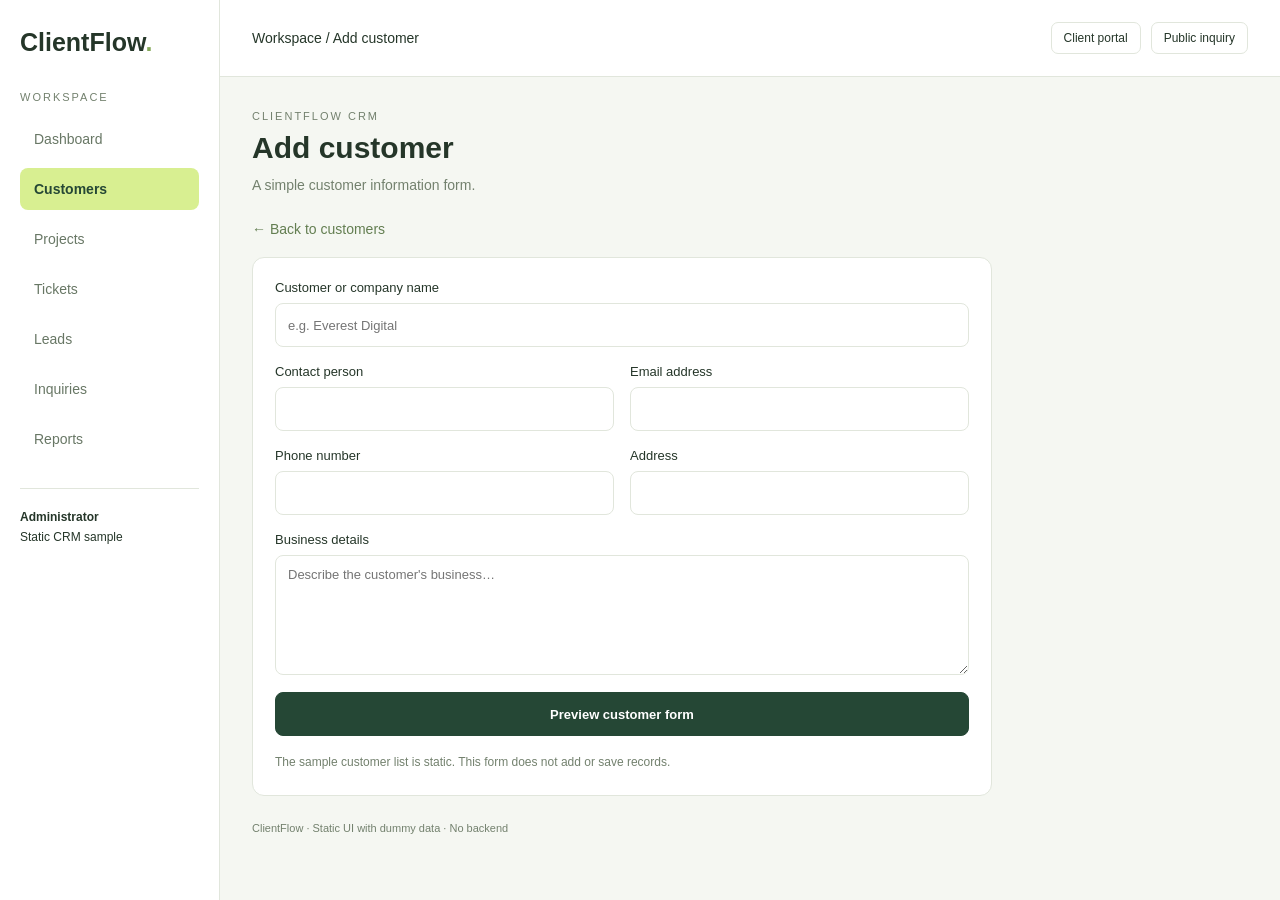
<file: new-customer.html>
<!DOCTYPE html>
<html lang="en">
<head>
  <meta charset="UTF-8">
  <meta name="viewport" content="width=device-width, initial-scale=1.0">
  <title>Add customer | ClientFlow CRM</title>
  <link rel="stylesheet" href="styles.css">
</head>
<body>
  <!-- Shared navigation. All links open separate HTML pages. -->
  <aside class="sidebar">
    <a class="brand" href="index.html">ClientFlow<span>.</span></a>
    <p class="eyebrow">WORKSPACE</p>
    <nav aria-label="Main navigation">
          <a href="index.html">Dashboard</a>
          <a href="customers.html" class="active">Customers</a>
          <a href="projects.html">Projects</a>
          <a href="tickets.html">Tickets</a>
          <a href="leads.html">Leads</a>
          <a href="inquiries.html">Inquiries</a>
          <a href="reports.html">Reports</a>
    </nav>
    <p class="sidebar-note"><strong>Administrator</strong><br>Static CRM sample</p>
  </aside>
  <div class="page">
    <header class="topbar">
      <!-- The phone menu uses HTML details, so JavaScript is not needed. -->
      <details class="mobile-menu">
        <summary>☰ Menu</summary>
        <nav aria-label="Phone navigation">
          <a href="index.html">Dashboard</a>
          <a href="customers.html" class="active">Customers</a>
          <a href="projects.html">Projects</a>
          <a href="tickets.html">Tickets</a>
          <a href="leads.html">Leads</a>
          <a href="inquiries.html">Inquiries</a>
          <a href="reports.html">Reports</a>
        </nav>
      </details>
      <span>Workspace / Add customer</span>
      <div class="button-row">
        <a href="client-access.html">Client portal</a>
        <a href="inquiry.html">Public inquiry</a>
      </div>
    </header>
    <main>
      <div class="page-title">
        <div>
          <span class="eyebrow">CLIENTFLOW CRM</span>
          <h1>Add customer</h1>
          <p>A simple customer information form.</p>
        </div>
        
      </div>
      <!-- Sample records are written directly below. Edit this HTML to change them. -->
      <a class="back-link" href="customers.html">← Back to customers</a>
      <section class="card form-card">
        <form class="demo-form">
          <label>Customer or company name<input required type="text" name="company" placeholder="e.g. Everest Digital"></label>
          <div class="form-columns"><label>Contact person<input required type="text" name="contact"></label><label>Email address<input required type="email" name="email"></label></div>
          <div class="form-columns"><label>Phone number<input type="tel" name="phone"></label><label>Address<input type="text" name="address"></label></div>
          <label>Business details<textarea name="business" placeholder="Describe the customer's business…"></textarea></label>
          <button class="button" type="submit">Preview customer form</button>
          <p class="form-note">The sample customer list is static. This form does not add or save records.</p>
          <p class="notice" hidden tabindex="-1">This is a static form preview. No data was sent or saved.</p>
        </form>
      </section>
      <footer>ClientFlow · Static UI with dummy data · No backend</footer>
    </main>
  </div>
  <script src="app.js"></script>
</body>
</html>
</file>
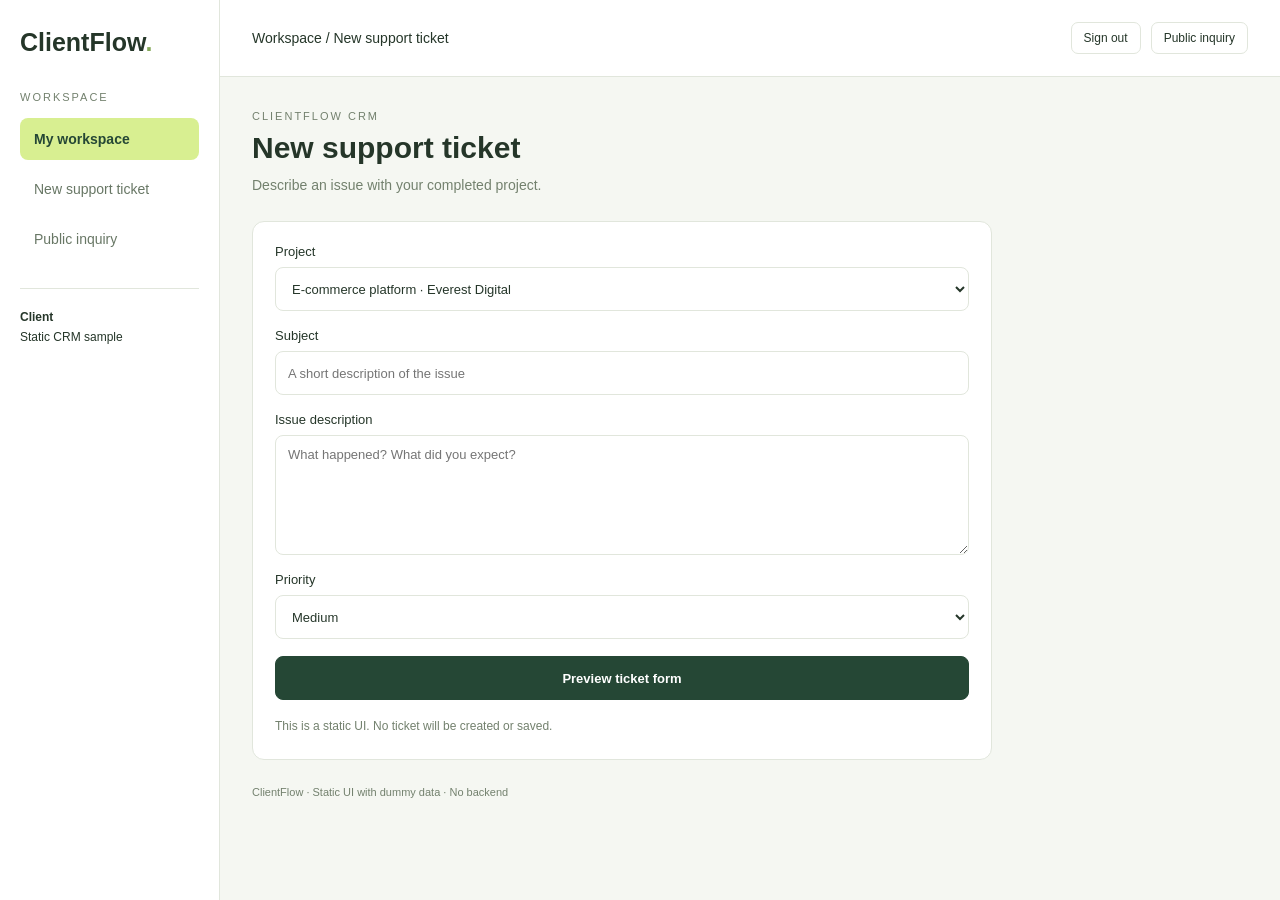
<file: new-ticket.html>
<!DOCTYPE html>
<html lang="en">
<head>
  <meta charset="UTF-8">
  <meta name="viewport" content="width=device-width, initial-scale=1.0">
  <title>New support ticket | ClientFlow CRM</title>
  <link rel="stylesheet" href="styles.css">
</head>
<body>
  <!-- Shared navigation. All links open separate HTML pages. -->
  <aside class="sidebar">
    <a class="brand" href="index.html">ClientFlow<span>.</span></a>
    <p class="eyebrow">WORKSPACE</p>
    <nav aria-label="Main navigation">
          <a href="client.html" class="active">My workspace</a>
          <a href="new-ticket.html">New support ticket</a>
          <a href="inquiry.html">Public inquiry</a>
    </nav>
    <p class="sidebar-note"><strong>Client</strong><br>Static CRM sample</p>
  </aside>
  <div class="page">
    <header class="topbar">
      <!-- The phone menu uses HTML details, so JavaScript is not needed. -->
      <details class="mobile-menu">
        <summary>☰ Menu</summary>
        <nav aria-label="Phone navigation">
          <a href="client.html" class="active">My workspace</a>
          <a href="new-ticket.html">New support ticket</a>
          <a href="inquiry.html">Public inquiry</a>
        </nav>
      </details>
      <span>Workspace / New support ticket</span>
      <div class="button-row">
        <a href="client-access.html">Sign out</a>
        <a href="inquiry.html">Public inquiry</a>
      </div>
    </header>
    <main>
      <div class="page-title">
        <div>
          <span class="eyebrow">CLIENTFLOW CRM</span>
          <h1>New support ticket</h1>
          <p>Describe an issue with your completed project.</p>
        </div>
        
      </div>
      <!-- Sample records are written directly below. Edit this HTML to change them. -->
      <section class="card form-card">
        <form class="demo-form">
          <label>Project<select name="project"><option>E-commerce platform · Everest Digital</option></select></label>
          <label>Subject<input required type="text" name="subject" placeholder="A short description of the issue"></label>
          <label>Issue description<textarea required name="description" placeholder="What happened? What did you expect?"></textarea></label>
          <label>Priority<select name="priority"><option>Medium</option><option>Low</option><option>High</option></select></label>
          <button class="button" type="submit">Preview ticket form</button>
          <p class="form-note">This is a static UI. No ticket will be created or saved.</p>
          <p class="notice" hidden tabindex="-1">This is a static form preview. No data was sent or saved.</p>
        </form>
      </section>
      <footer>ClientFlow · Static UI with dummy data · No backend</footer>
    </main>
  </div>
  <script src="app.js"></script>
</body>
</html>
</file>
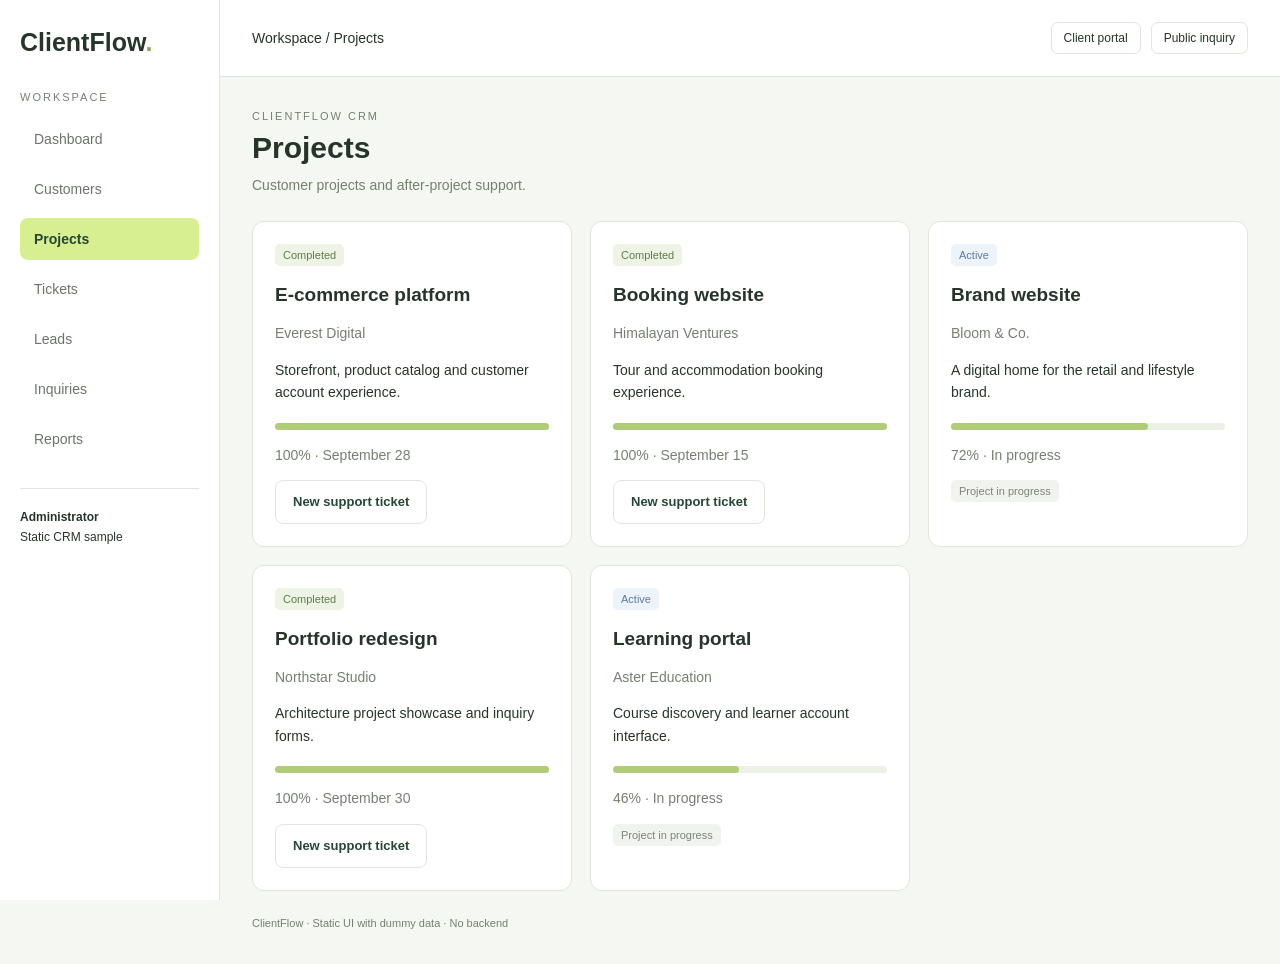
<file: projects.html>
<!DOCTYPE html>
<html lang="en">
<head>
  <meta charset="UTF-8">
  <meta name="viewport" content="width=device-width, initial-scale=1.0">
  <title>Projects | ClientFlow CRM</title>
  <link rel="stylesheet" href="styles.css">
</head>
<body>
  <!-- Shared navigation. All links open separate HTML pages. -->
  <aside class="sidebar">
    <a class="brand" href="index.html">ClientFlow<span>.</span></a>
    <p class="eyebrow">WORKSPACE</p>
    <nav aria-label="Main navigation">
          <a href="index.html">Dashboard</a>
          <a href="customers.html">Customers</a>
          <a href="projects.html" class="active">Projects</a>
          <a href="tickets.html">Tickets</a>
          <a href="leads.html">Leads</a>
          <a href="inquiries.html">Inquiries</a>
          <a href="reports.html">Reports</a>
    </nav>
    <p class="sidebar-note"><strong>Administrator</strong><br>Static CRM sample</p>
  </aside>
  <div class="page">
    <header class="topbar">
      <!-- The phone menu uses HTML details, so JavaScript is not needed. -->
      <details class="mobile-menu">
        <summary>☰ Menu</summary>
        <nav aria-label="Phone navigation">
          <a href="index.html">Dashboard</a>
          <a href="customers.html">Customers</a>
          <a href="projects.html" class="active">Projects</a>
          <a href="tickets.html">Tickets</a>
          <a href="leads.html">Leads</a>
          <a href="inquiries.html">Inquiries</a>
          <a href="reports.html">Reports</a>
        </nav>
      </details>
      <span>Workspace / Projects</span>
      <div class="button-row">
        <a href="client-access.html">Client portal</a>
        <a href="inquiry.html">Public inquiry</a>
      </div>
    </header>
    <main>
      <div class="page-title">
        <div>
          <span class="eyebrow">CLIENTFLOW CRM</span>
          <h1>Projects</h1>
          <p>Customer projects and after-project support.</p>
        </div>
        
      </div>
      <!-- Sample records are written directly below. Edit this HTML to change them. -->
      <div class="cards">
        <article class="card">
          <span class="badge ">Completed</span>
          <h2 style="margin-top:18px">E-commerce platform</h2><p class="muted">Everest Digital</p><p>Storefront, product catalog and customer account experience.</p>
          <div class="progress"><span style="width:100%"></span></div>
          <p class="muted">100% · September 28</p>
          <a class="button secondary" href="new-ticket.html">New support ticket</a>
        </article>
        <article class="card">
          <span class="badge ">Completed</span>
          <h2 style="margin-top:18px">Booking website</h2><p class="muted">Himalayan Ventures</p><p>Tour and accommodation booking experience.</p>
          <div class="progress"><span style="width:100%"></span></div>
          <p class="muted">100% · September 15</p>
          <a class="button secondary" href="new-ticket.html">New support ticket</a>
        </article>
        <article class="card">
          <span class="badge blue">Active</span>
          <h2 style="margin-top:18px">Brand website</h2><p class="muted">Bloom &amp; Co.</p><p>A digital home for the retail and lifestyle brand.</p>
          <div class="progress"><span style="width:72%"></span></div>
          <p class="muted">72% · In progress</p>
          <span class="badge gray">Project in progress</span>
        </article>
        <article class="card">
          <span class="badge ">Completed</span>
          <h2 style="margin-top:18px">Portfolio redesign</h2><p class="muted">Northstar Studio</p><p>Architecture project showcase and inquiry forms.</p>
          <div class="progress"><span style="width:100%"></span></div>
          <p class="muted">100% · September 30</p>
          <a class="button secondary" href="new-ticket.html">New support ticket</a>
        </article>
        <article class="card">
          <span class="badge blue">Active</span>
          <h2 style="margin-top:18px">Learning portal</h2><p class="muted">Aster Education</p><p>Course discovery and learner account interface.</p>
          <div class="progress"><span style="width:46%"></span></div>
          <p class="muted">46% · In progress</p>
          <span class="badge gray">Project in progress</span>
        </article>
      </div>
      <footer>ClientFlow · Static UI with dummy data · No backend</footer>
    </main>
  </div>
  <script src="app.js"></script>
</body>
</html>
</file>
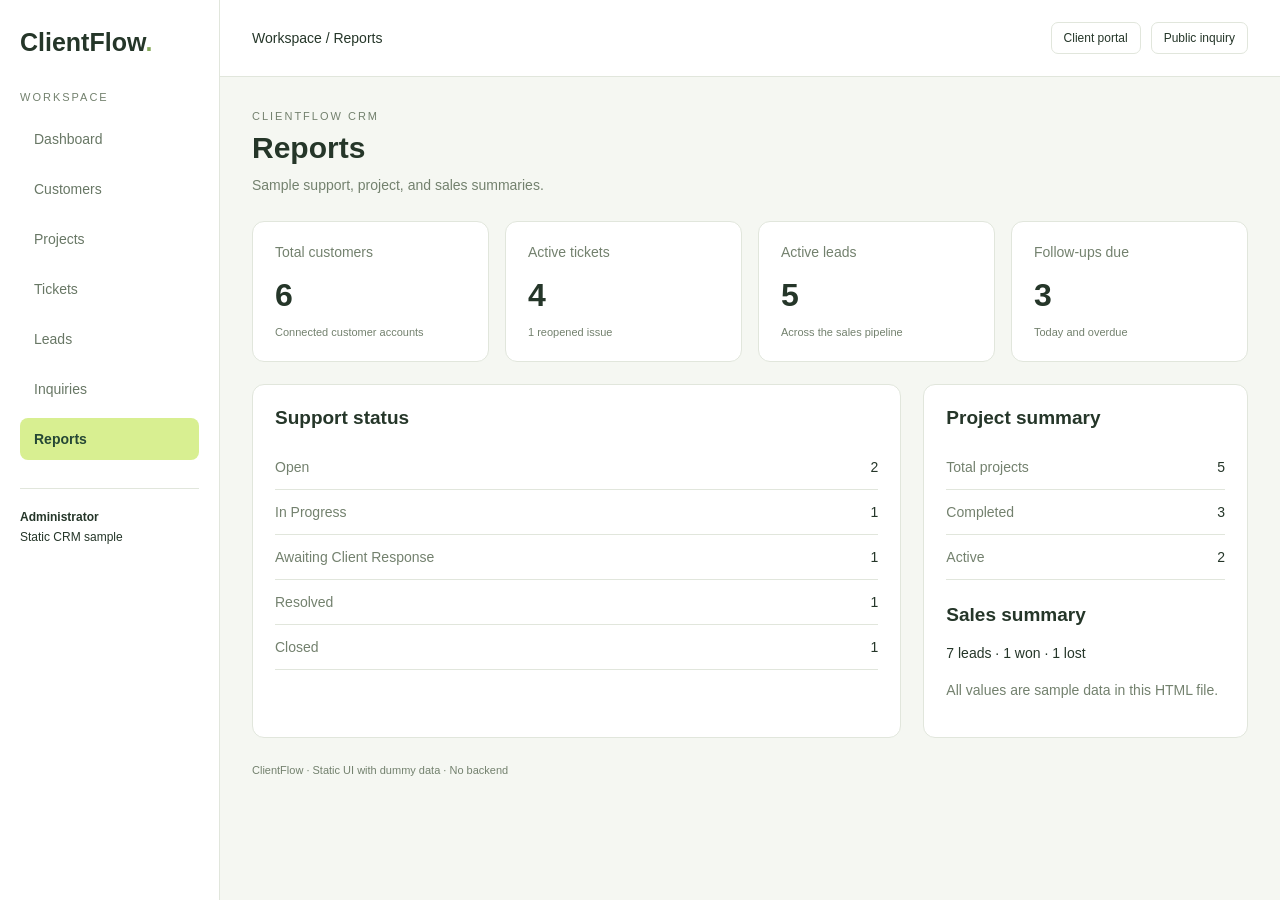
<file: reports.html>
<!DOCTYPE html>
<html lang="en">
<head>
  <meta charset="UTF-8">
  <meta name="viewport" content="width=device-width, initial-scale=1.0">
  <title>Reports | ClientFlow CRM</title>
  <link rel="stylesheet" href="styles.css">
</head>
<body>
  <!-- Shared navigation. All links open separate HTML pages. -->
  <aside class="sidebar">
    <a class="brand" href="index.html">ClientFlow<span>.</span></a>
    <p class="eyebrow">WORKSPACE</p>
    <nav aria-label="Main navigation">
          <a href="index.html">Dashboard</a>
          <a href="customers.html">Customers</a>
          <a href="projects.html">Projects</a>
          <a href="tickets.html">Tickets</a>
          <a href="leads.html">Leads</a>
          <a href="inquiries.html">Inquiries</a>
          <a href="reports.html" class="active">Reports</a>
    </nav>
    <p class="sidebar-note"><strong>Administrator</strong><br>Static CRM sample</p>
  </aside>
  <div class="page">
    <header class="topbar">
      <!-- The phone menu uses HTML details, so JavaScript is not needed. -->
      <details class="mobile-menu">
        <summary>☰ Menu</summary>
        <nav aria-label="Phone navigation">
          <a href="index.html">Dashboard</a>
          <a href="customers.html">Customers</a>
          <a href="projects.html">Projects</a>
          <a href="tickets.html">Tickets</a>
          <a href="leads.html">Leads</a>
          <a href="inquiries.html">Inquiries</a>
          <a href="reports.html" class="active">Reports</a>
        </nav>
      </details>
      <span>Workspace / Reports</span>
      <div class="button-row">
        <a href="client-access.html">Client portal</a>
        <a href="inquiry.html">Public inquiry</a>
      </div>
    </header>
    <main>
      <div class="page-title">
        <div>
          <span class="eyebrow">CLIENTFLOW CRM</span>
          <h1>Reports</h1>
          <p>Sample support, project, and sales summaries.</p>
        </div>
        
      </div>
      <!-- Sample records are written directly below. Edit this HTML to change them. -->
      <div class="stats">
        <section class="stat"><span class="muted">Total customers</span><strong>6</strong><small>Connected customer accounts</small></section>
        <section class="stat"><span class="muted">Active tickets</span><strong>4</strong><small>1 reopened issue</small></section>
        <section class="stat"><span class="muted">Active leads</span><strong>5</strong><small>Across the sales pipeline</small></section>
        <section class="stat"><span class="muted">Follow-ups due</span><strong>3</strong><small>Today and overdue</small></section>
      </div>      <div class="grid">
        <section class="card"><h2>Support status</h2><dl class="details"><div><dt>Open</dt><dd>2</dd></div><div><dt>In Progress</dt><dd>1</dd></div><div><dt>Awaiting Client Response</dt><dd>1</dd></div><div><dt>Resolved</dt><dd>1</dd></div><div><dt>Closed</dt><dd>1</dd></div></dl></section>
        <section class="card"><h2>Project summary</h2><dl class="details"><div><dt>Total projects</dt><dd>5</dd></div><div><dt>Completed</dt><dd>3</dd></div><div><dt>Active</dt><dd>2</dd></div></dl><h2 style="margin-top:24px">Sales summary</h2><p>7 leads · 1 won · 1 lost</p><p class="muted">All values are sample data in this HTML file.</p></section>
      </div>
      <footer>ClientFlow · Static UI with dummy data · No backend</footer>
    </main>
  </div>
  <script src="app.js"></script>
</body>
</html>
</file>
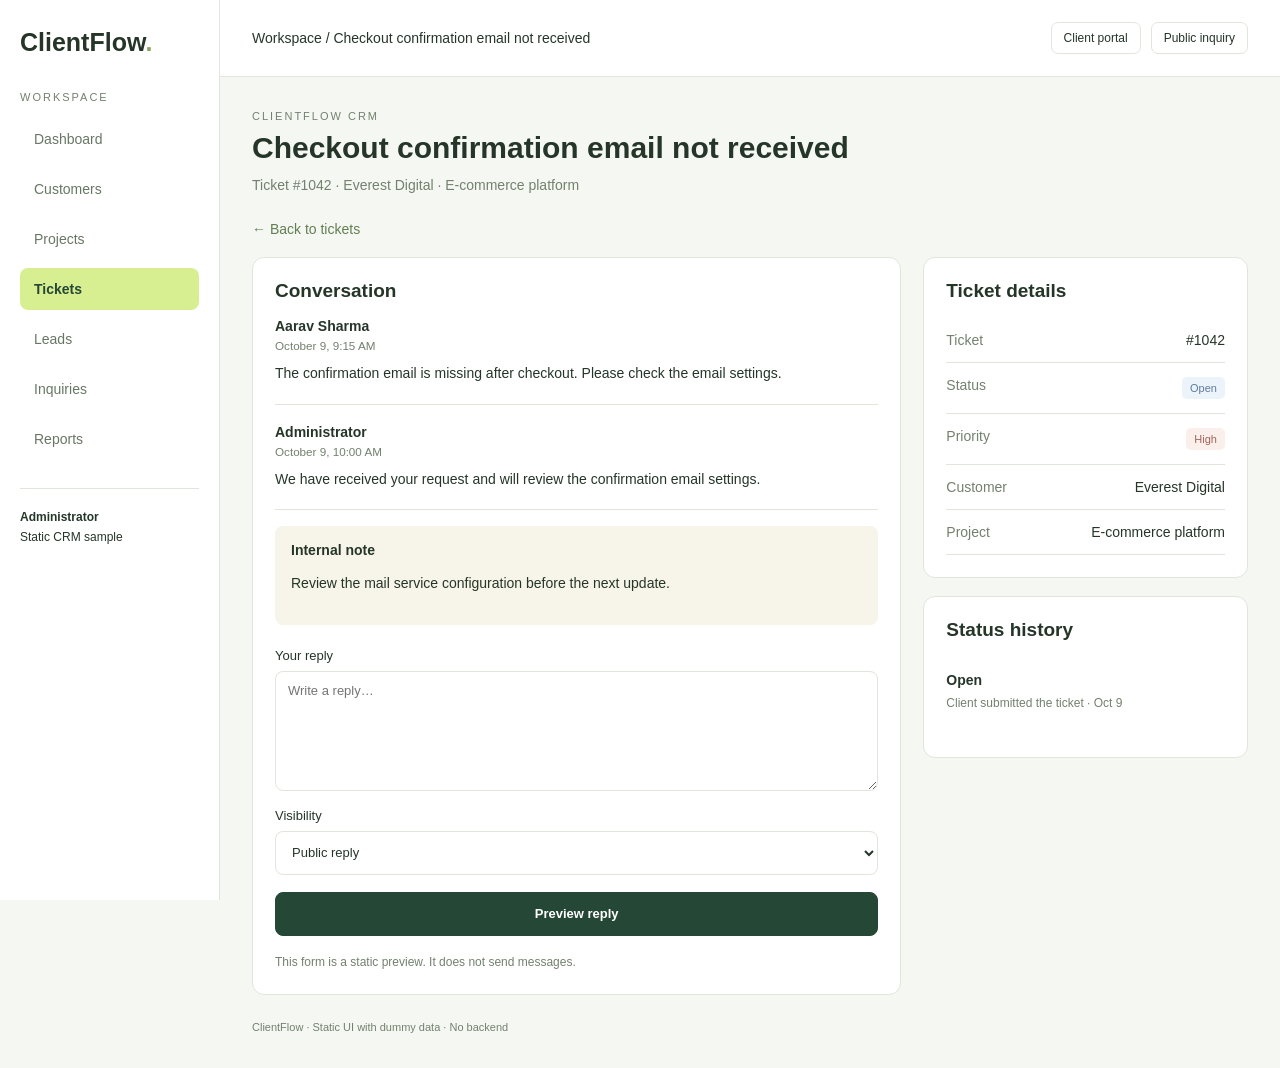
<file: ticket-detail.html>
<!DOCTYPE html>
<html lang="en">
<head>
  <meta charset="UTF-8">
  <meta name="viewport" content="width=device-width, initial-scale=1.0">
  <title>Checkout confirmation email not received | ClientFlow CRM</title>
  <link rel="stylesheet" href="styles.css">
</head>
<body>
  <!-- Shared navigation. All links open separate HTML pages. -->
  <aside class="sidebar">
    <a class="brand" href="index.html">ClientFlow<span>.</span></a>
    <p class="eyebrow">WORKSPACE</p>
    <nav aria-label="Main navigation">
          <a href="index.html">Dashboard</a>
          <a href="customers.html">Customers</a>
          <a href="projects.html">Projects</a>
          <a href="tickets.html" class="active">Tickets</a>
          <a href="leads.html">Leads</a>
          <a href="inquiries.html">Inquiries</a>
          <a href="reports.html">Reports</a>
    </nav>
    <p class="sidebar-note"><strong>Administrator</strong><br>Static CRM sample</p>
  </aside>
  <div class="page">
    <header class="topbar">
      <!-- The phone menu uses HTML details, so JavaScript is not needed. -->
      <details class="mobile-menu">
        <summary>☰ Menu</summary>
        <nav aria-label="Phone navigation">
          <a href="index.html">Dashboard</a>
          <a href="customers.html">Customers</a>
          <a href="projects.html">Projects</a>
          <a href="tickets.html" class="active">Tickets</a>
          <a href="leads.html">Leads</a>
          <a href="inquiries.html">Inquiries</a>
          <a href="reports.html">Reports</a>
        </nav>
      </details>
      <span>Workspace / Checkout confirmation email not received</span>
      <div class="button-row">
        <a href="client-access.html">Client portal</a>
        <a href="inquiry.html">Public inquiry</a>
      </div>
    </header>
    <main>
      <div class="page-title">
        <div>
          <span class="eyebrow">CLIENTFLOW CRM</span>
          <h1>Checkout confirmation email not received</h1>
          <p>Ticket #1042 · Everest Digital · E-commerce platform</p>
        </div>
        
      </div>
      <!-- Sample records are written directly below. Edit this HTML to change them. -->
      <a class="back-link" href="tickets.html">← Back to tickets</a>
      <div class="grid">
        <section class="card">
          <h2>Conversation</h2>
          <article class="message"><strong>Aarav Sharma</strong><small>October 9, 9:15 AM</small><p>The confirmation email is missing after checkout. Please check the email settings.</p></article>
          <article class="message"><strong>Administrator</strong><small>October 9, 10:00 AM</small><p>We have received your request and will review the confirmation email settings.</p></article>
          <article class="internal"><strong>Internal note</strong><p>Review the mail service configuration before the next update.</p></article>

          <form class="demo-form reply-form">
            <label>Your reply<textarea required placeholder="Write a reply…"></textarea></label>
            <label>Visibility<select><option>Public reply</option><option>Internal note</option></select></label>

            <button class="button" type="submit">Preview reply</button>
            <p class="form-note">This form is a static preview. It does not send messages.</p>
            <p class="notice" hidden tabindex="-1">This is a static form preview. No data was sent or saved.</p>
          </form>
        </section>
        <div class="stack">
          <section class="card"><h2>Ticket details</h2><dl class="details"><div><dt>Ticket</dt><dd>#1042</dd></div><div><dt>Status</dt><dd><span class="badge blue">Open</span></dd></div><div><dt>Priority</dt><dd><span class="badge red">High</span></dd></div><div><dt>Customer</dt><dd>Everest Digital</dd></div><div><dt>Project</dt><dd>E-commerce platform</dd></div></dl></section>
          <section class="card"><h2>Status history</h2><div class="list-item"><strong>Open</strong><p>Client submitted the ticket · Oct 9</p></div></section>
        </div>
      </div>
      <footer>ClientFlow · Static UI with dummy data · No backend</footer>
    </main>
  </div>
  <script src="app.js"></script>
</body>
</html>
</file>
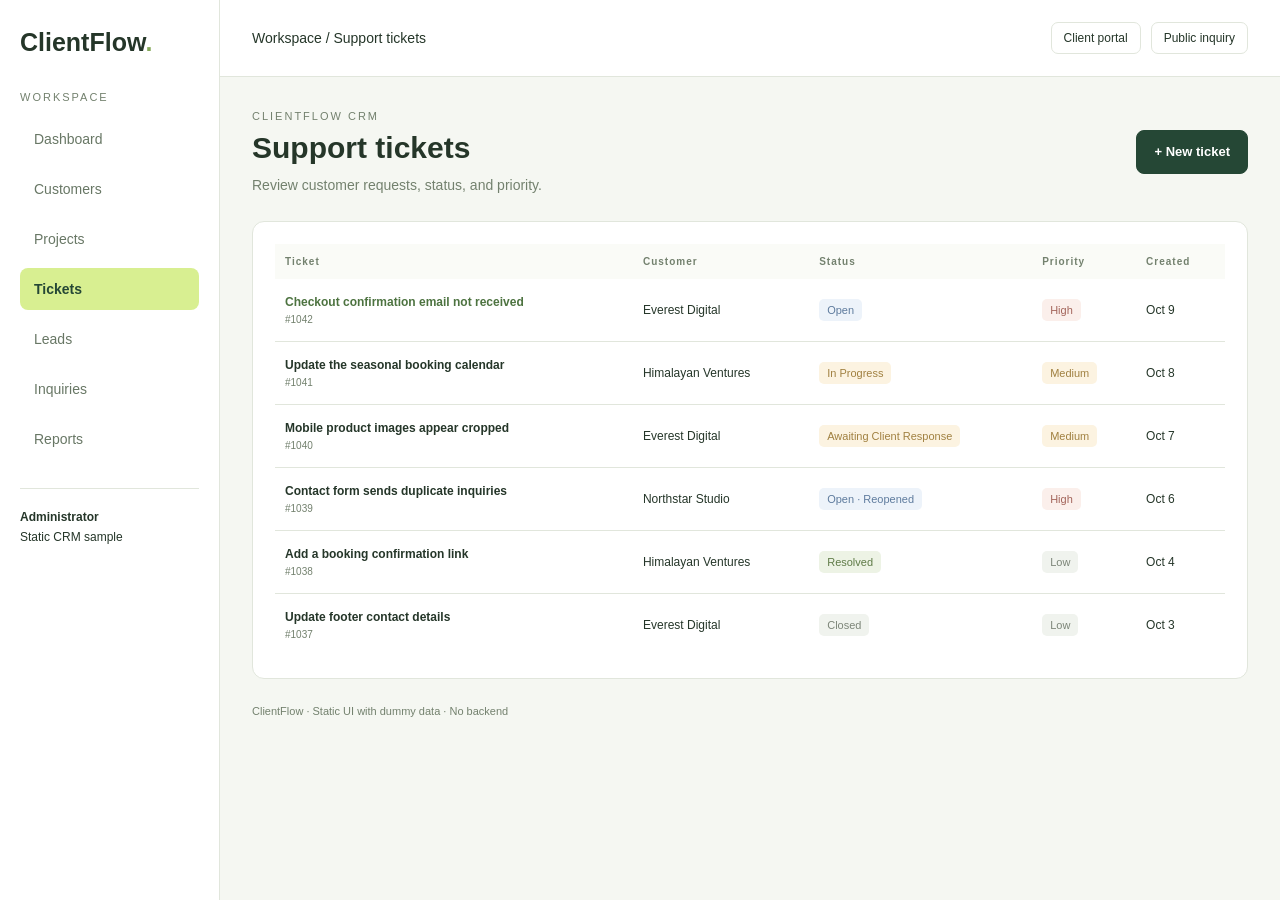
<file: tickets.html>
<!DOCTYPE html>
<html lang="en">
<head>
  <meta charset="UTF-8">
  <meta name="viewport" content="width=device-width, initial-scale=1.0">
  <title>Support tickets | ClientFlow CRM</title>
  <link rel="stylesheet" href="styles.css">
</head>
<body>
  <!-- Shared navigation. All links open separate HTML pages. -->
  <aside class="sidebar">
    <a class="brand" href="index.html">ClientFlow<span>.</span></a>
    <p class="eyebrow">WORKSPACE</p>
    <nav aria-label="Main navigation">
          <a href="index.html">Dashboard</a>
          <a href="customers.html">Customers</a>
          <a href="projects.html">Projects</a>
          <a href="tickets.html" class="active">Tickets</a>
          <a href="leads.html">Leads</a>
          <a href="inquiries.html">Inquiries</a>
          <a href="reports.html">Reports</a>
    </nav>
    <p class="sidebar-note"><strong>Administrator</strong><br>Static CRM sample</p>
  </aside>
  <div class="page">
    <header class="topbar">
      <!-- The phone menu uses HTML details, so JavaScript is not needed. -->
      <details class="mobile-menu">
        <summary>☰ Menu</summary>
        <nav aria-label="Phone navigation">
          <a href="index.html">Dashboard</a>
          <a href="customers.html">Customers</a>
          <a href="projects.html">Projects</a>
          <a href="tickets.html" class="active">Tickets</a>
          <a href="leads.html">Leads</a>
          <a href="inquiries.html">Inquiries</a>
          <a href="reports.html">Reports</a>
        </nav>
      </details>
      <span>Workspace / Support tickets</span>
      <div class="button-row">
        <a href="client-access.html">Client portal</a>
        <a href="inquiry.html">Public inquiry</a>
      </div>
    </header>
    <main>
      <div class="page-title">
        <div>
          <span class="eyebrow">CLIENTFLOW CRM</span>
          <h1>Support tickets</h1>
          <p>Review customer requests, status, and priority.</p>
        </div>
        <a class="button" href="new-ticket.html">+ New ticket</a>
      </div>
      <!-- Sample records are written directly below. Edit this HTML to change them. -->
      <section class="card">
      <div class="table-wrap">
        <table>
          <thead><tr><th>Ticket</th><th>Customer</th><th>Status</th><th>Priority</th><th>Created</th></tr></thead>
          <tbody>
            <tr>
              <td data-label="Ticket"><a href="ticket-detail.html">Checkout confirmation email not received</a><small>#1042</small></td>
              <td data-label="Customer">Everest Digital</td>
              <td data-label="Status"><span class="badge blue">Open</span></td>
              <td data-label="Priority"><span class="badge red">High</span></td>
              <td data-label="Created">Oct 9</td>
            </tr>
            <tr>
              <td data-label="Ticket"><strong>Update the seasonal booking calendar</strong><small>#1041</small></td>
              <td data-label="Customer">Himalayan Ventures</td>
              <td data-label="Status"><span class="badge amber">In Progress</span></td>
              <td data-label="Priority"><span class="badge amber">Medium</span></td>
              <td data-label="Created">Oct 8</td>
            </tr>
            <tr>
              <td data-label="Ticket"><strong>Mobile product images appear cropped</strong><small>#1040</small></td>
              <td data-label="Customer">Everest Digital</td>
              <td data-label="Status"><span class="badge amber">Awaiting Client Response</span></td>
              <td data-label="Priority"><span class="badge amber">Medium</span></td>
              <td data-label="Created">Oct 7</td>
            </tr>
            <tr>
              <td data-label="Ticket"><strong>Contact form sends duplicate inquiries</strong><small>#1039</small></td>
              <td data-label="Customer">Northstar Studio</td>
              <td data-label="Status"><span class="badge blue">Open · Reopened</span></td>
              <td data-label="Priority"><span class="badge red">High</span></td>
              <td data-label="Created">Oct 6</td>
            </tr>
            <tr>
              <td data-label="Ticket"><strong>Add a booking confirmation link</strong><small>#1038</small></td>
              <td data-label="Customer">Himalayan Ventures</td>
              <td data-label="Status"><span class="badge ">Resolved</span></td>
              <td data-label="Priority"><span class="badge gray">Low</span></td>
              <td data-label="Created">Oct 4</td>
            </tr>
            <tr>
              <td data-label="Ticket"><strong>Update footer contact details</strong><small>#1037</small></td>
              <td data-label="Customer">Everest Digital</td>
              <td data-label="Status"><span class="badge gray">Closed</span></td>
              <td data-label="Priority"><span class="badge gray">Low</span></td>
              <td data-label="Created">Oct 3</td>
            </tr>
          </tbody>
        </table>
      </div>
      </section>
      <footer>ClientFlow · Static UI with dummy data · No backend</footer>
    </main>
  </div>
  <script src="app.js"></script>
</body>
</html>
</file>
<file: styles.css>
/* Shared colors and basic layout */
:root {
  --green: #254735;
  --lime: #d8ef91;
  --background: #f5f7f2;
  --border: #e1e6dc;
  --muted: #73816e;
}
* { box-sizing: border-box; }
body { margin: 0; background: var(--background); color: #253629; font-family: Arial, sans-serif; font-size: 14px; }
a { color: inherit; text-decoration: none; }
button, input, select, textarea { font: inherit; }
h1 { margin: 8px 0; font-size: 30px; }
h2 { margin: 0 0 16px; font-size: 19px; }
h3 { margin: 0 0 9px; font-size: 16px; }
p { line-height: 1.6; }
small, .muted { color: var(--muted); }
.eyebrow { font-size: 11px; letter-spacing: 2px; color: var(--muted); }

/* Navigation and page header */
.sidebar { position: fixed; inset: 0 auto 0 0; width: 220px; background: white; border-right: 1px solid var(--border); padding: 28px 20px; overflow-y: auto; }
.brand { display: block; font-size: 25px; font-weight: bold; margin-bottom: 32px; }
.brand span { color: #84a858; }
.sidebar nav { display: grid; gap: 8px; }
.sidebar nav a { padding: 13px 14px; border-radius: 8px; color: #687765; }
.sidebar nav a:hover { background: #eef3e6; }
.sidebar nav a.active { background: var(--lime); color: var(--green); font-weight: bold; }
.sidebar-note { margin-top: 28px; padding-top: 18px; border-top: 1px solid var(--border); line-height: 1.7; font-size: 12px; }
.page { margin-left: 220px; }
.topbar { background: white; padding: 22px 32px; border-bottom: 1px solid var(--border); display: flex; justify-content: space-between; align-items: center; gap: 12px; }
.topbar a { font-size: 12px; padding: 8px 12px; border: 1px solid var(--border); border-radius: 7px; }
.mobile-menu { display: none; }
main { max-width: 1440px; margin: auto; padding: 30px 32px; }
.page-title { display: flex; justify-content: space-between; align-items: center; gap: 20px; margin-bottom: 25px; }
.page-title p { margin: 9px 0 0; color: var(--muted); }
.button { display: inline-flex; justify-content: center; align-items: center; min-height: 44px; padding: 11px 17px; background: var(--green); color: white; border: 1px solid var(--green); border-radius: 8px; cursor: pointer; font-weight: bold; font-size: 13px; }
.button.secondary { background: white; border-color: var(--border); color: var(--green); }
.button:hover { opacity: .85; }
.button-row { display: flex; gap: 10px; flex-wrap: wrap; }
.back-link { display: inline-block; margin-bottom: 20px; color: #637e51; }

/* Cards and dashboard */
.stats { display: grid; grid-template-columns: repeat(4, 1fr); gap: 16px; margin-bottom: 22px; }
.stat, .card { background: white; border: 1px solid var(--border); border-radius: 12px; padding: 22px; min-width: 0; }
.stat strong { display: block; font-size: 32px; margin: 17px 0 9px; }
.stat small { font-size: 11px; }
.grid { display: grid; grid-template-columns: 2fr 1fr; gap: 22px; }
.cards { display: grid; grid-template-columns: repeat(3, 1fr); gap: 18px; }
.stack { display: grid; gap: 18px; align-content: start; }
.banner { padding: 21px 23px; border-radius: 12px; background: #e9f0da; margin-bottom: 22px; display: flex; justify-content: space-between; align-items: center; gap: 20px; }
.banner h2 { margin-bottom: 8px; font-size: 17px; }
.banner p { margin: 0; font-size: 12px; color: var(--muted); }
.card-heading { display: flex; justify-content: space-between; align-items: center; gap: 12px; margin-bottom: 18px; }
.card-heading h2 { margin: 0; }
.card-heading a { font-size: 12px; color: #657c51; }
.list-item { padding: 15px 0; border-bottom: 1px solid var(--border); }
.list-item:last-child { border: 0; }
.list-item p { margin: 6px 0; font-size: 12px; color: var(--muted); }
.progress { height: 7px; background: #edf1e5; border-radius: 8px; margin: 19px 0 11px; }
.progress span { display: block; height: 100%; background: #b1cc79; border-radius: 8px; }
.badge { display: inline-block; padding: 5px 8px; font-size: 11px; color: #5f7b47; background: #edf3e5; border-radius: 5px; }
.badge.blue { color: #5e7b9d; background: #edf3fa; }
.badge.amber { color: #a08040; background: #fcf3e1; }
.badge.red { color: #a3655b; background: #fbefeb; }
.badge.gray { color: #7c8578; background: #f0f3ee; }
.details { margin: 0; }
.details div { display: flex; justify-content: space-between; gap: 16px; padding: 14px 0; border-bottom: 1px solid var(--border); }
.details dt { color: var(--muted); }
.details dd { margin: 0; text-align: right; overflow-wrap: anywhere; }
footer { color: var(--muted); font-size: 11px; padding: 26px 0 5px; }

/* Tables: each cell has a data-label for the phone layout */
.table-wrap { overflow-x: auto; }
table { width: 100%; border-collapse: collapse; text-align: left; }
th { padding: 12px 10px; font-size: 10px; letter-spacing: 1px; color: var(--muted); background: #fafbf7; }
td { padding: 16px 10px; border-bottom: 1px solid var(--border); font-size: 12px; }
tbody tr:last-child td { border: 0; }
td a { color: #4d7340; font-weight: bold; }
td small { display: block; margin-top: 5px; }
.record-name { font-weight: bold; }

/* Sales pipeline */
.pipeline { display: grid; grid-template-columns: repeat(3, 1fr); gap: 18px; }
.stage { background: #edf1e6; border-radius: 11px; padding: 16px; }
.stage>h2 { font-size: 14px; margin-bottom: 15px; }
.lead { background: white; border: 1px solid var(--border); border-radius: 9px; padding: 17px; margin-bottom: 12px; }
.lead:last-child { margin: 0; }
.lead p { font-size: 12px; color: var(--muted); }

/* Forms and ticket conversations */
form { display: grid; gap: 17px; }
label { display: grid; gap: 8px; font-size: 13px; }
input, select, textarea { width: 100%; min-height: 44px; padding: 11px 12px; border: 1px solid var(--border); border-radius: 8px; background: white; color: #253629; }
textarea { min-height: 120px; resize: vertical; }
.form-columns { display: grid; grid-template-columns: 1fr 1fr; gap: 16px; }
.form-note { font-size: 12px; color: var(--muted); margin: 0; }
.form-card { max-width: 740px; }
.message { padding: 19px 0; border-bottom: 1px solid var(--border); }
.message:first-of-type { padding-top: 0; }
.message p { margin: 10px 0 0; }
.message small { display: block; margin-top: 5px; }
.internal { padding: 16px; border-radius: 8px; background: #f7f4e9; margin: 16px 0; }
.reply-form { margin-top: 23px; }
.notice { padding: 15px; border-radius: 8px; background: #edf4e4; color: #486d36; margin: 15px 0; }
.notice[hidden] { display: none; }
:focus-visible { outline: 3px solid #9fbe6a; outline-offset: 3px; }

/* Tablet and phone layouts */
@media (max-width: 1000px) {
  .cards { grid-template-columns: repeat(2, 1fr); }
  .grid { grid-template-columns: 1fr; }
}
@media (max-width: 700px) {
  .sidebar { display: none; }
  .page { margin-left: 0; }
  .topbar { position: sticky; top: 0; z-index: 10; padding: 12px 16px; min-height: 68px; }
  .topbar>span { display: none; }
  .topbar a { min-height: 44px; display: flex; align-items: center; }
  .mobile-menu { display: block; position: relative; }
  .mobile-menu summary { cursor: pointer; padding: 12px; border: 1px solid var(--border); border-radius: 8px; list-style: none; }
  .mobile-menu nav { position: absolute; left: 0; top: 52px; width: 240px; background: white; padding: 12px; border: 1px solid var(--border); border-radius: 10px; box-shadow: 0 15px 40px #25362922; max-height: 75vh; overflow-y: auto; }
  .mobile-menu nav a { display: block; padding: 13px; border: 0; font-size: 14px; }
  .mobile-menu nav a.active { background: var(--lime); }
  main { padding: 24px 16px; }
  .page-title { flex-direction: column; align-items: stretch; gap: 18px; }
  h1 { font-size: 27px; }
  .stats { grid-template-columns: repeat(2, minmax(0, 1fr)); gap: 12px; }
  .stat { padding: 17px; }
  .stat strong { font-size: 28px; }
  .stat small { line-height: 1.5; }
  .banner { flex-direction: column; align-items: stretch; }
  .cards, .pipeline, .form-columns { grid-template-columns: 1fr; }
  .card { padding: 20px 16px; }
  .table-wrap { overflow: visible; }
  table, tbody { display: block; }
  thead { display: none; }
  tbody tr { display: grid; grid-template-columns: minmax(0, 1fr) minmax(0, 1fr); gap: 15px; padding: 18px 0; border-bottom: 1px solid var(--border); }
  tbody tr:last-child { border: 0; }
  td { border: 0; padding: 0; overflow-wrap: anywhere; line-height: 1.5; }
  td::before { content: attr(data-label); display: block; font-size: 9px; letter-spacing: 1px; color: var(--muted); margin-bottom: 5px; }
  td:first-child { grid-column: 1 / -1; font-size: 14px; }
  td:first-child::before { display: none; }
  input, select, textarea { font-size: 16px; }
  .button { font-size: 14px; min-height: 46px; }
  .button-row .button { flex: 1; }
  .details { font-size: 12px; }
  .message p { font-size: 14px; overflow-wrap: anywhere; }
}

/* Client login: responsive HTML form */
.login-page { min-height: 100vh; display: grid; place-items: center; }
.login-layout { width: 100%; max-width: 1080px; display: grid; grid-template-columns: 1fr 1fr; gap: 64px; align-items: center; padding: 56px 32px; }
.login-intro .brand { display: inline-block; margin-bottom: 58px; }
.login-intro .eyebrow { display: block; }
.login-intro h1 { font-size: 44px; line-height: 1.2; margin: 18px 0; }
.login-intro p { max-width: 380px; color: var(--muted); line-height: 1.8; }
.login-back { display: inline-flex; align-items: center; min-height: 44px; margin-top: 24px; }
.login-card { padding: 36px; margin: 0; }
.login-card h2 { font-size: 28px; margin: 12px 0; }
.login-card>p { color: var(--muted); line-height: 1.6; }
.login-card form { gap: 10px; margin: 26px 0; }
.login-card form label:not(:first-child) { margin-top: 8px; }
.login-card button { width: 100%; margin-top: 12px; }
.demo-credentials { background: #edf4e4; padding: 16px; border-radius: 8px; margin-bottom: 18px; font-size: 13px; overflow-wrap: anywhere; }
.demo-credentials p { margin: 8px 0 0; line-height: 1.9; }
.login-error { color: #9b2c2c; background: #fff0ef; border-radius: 8px; padding: 12px; font-size: 13px; margin: 0; }
.login-error[hidden] { display: none; }
.login-help { font-size: 13px; }
.login-help a { text-decoration: underline; }
@media (max-width: 700px) {
  .login-layout { grid-template-columns: minmax(0, 1fr); padding: 28px 16px; gap: 24px; }
  .login-intro .brand { margin-bottom: 24px; }
  .login-intro h1 { font-size: 30px; }
  .login-intro h1 br { display: none; }
  .login-card { padding: 24px 20px; }
  .login-back { margin-top: 0; }
}

/* Explicit visibility for OTP steps, including grid forms. */
.login-card [hidden] { display: none; }
#otp-step .secondary { width: 100%; margin: 0 0 20px; }
</file>
